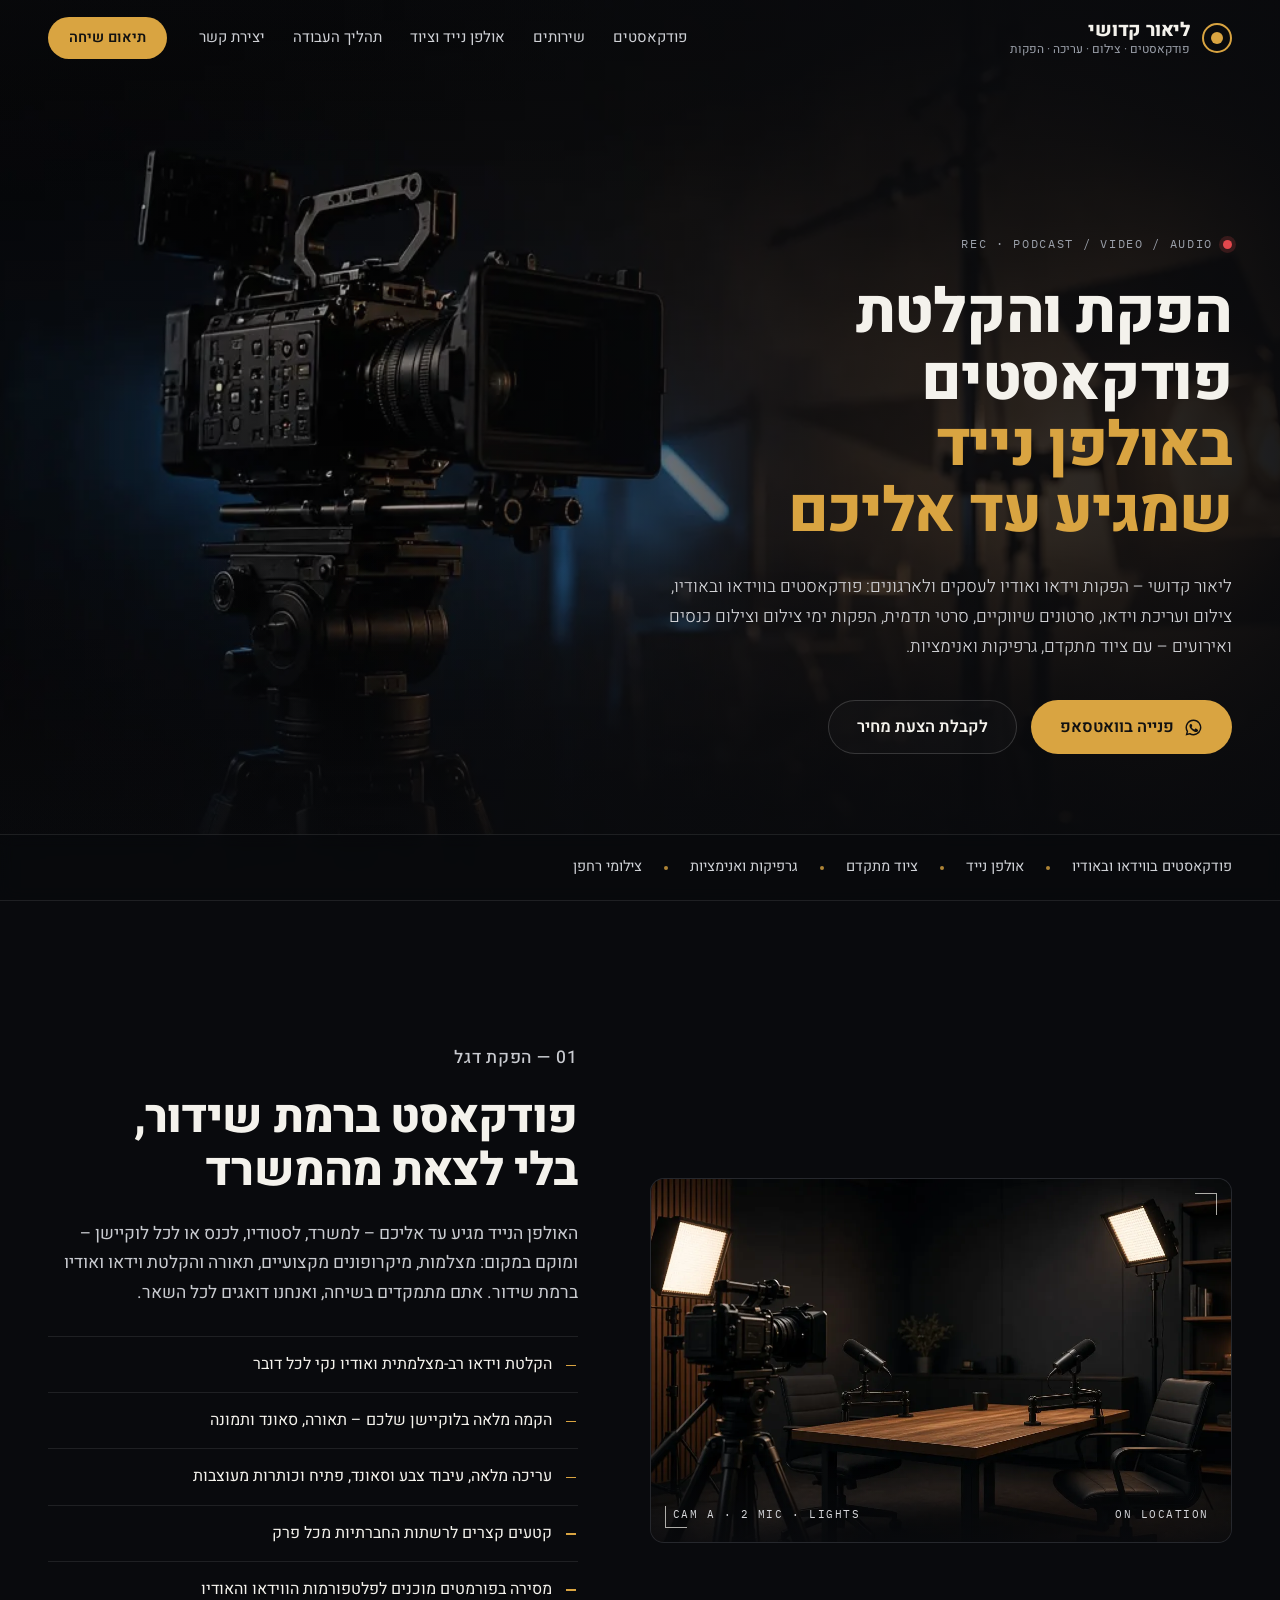
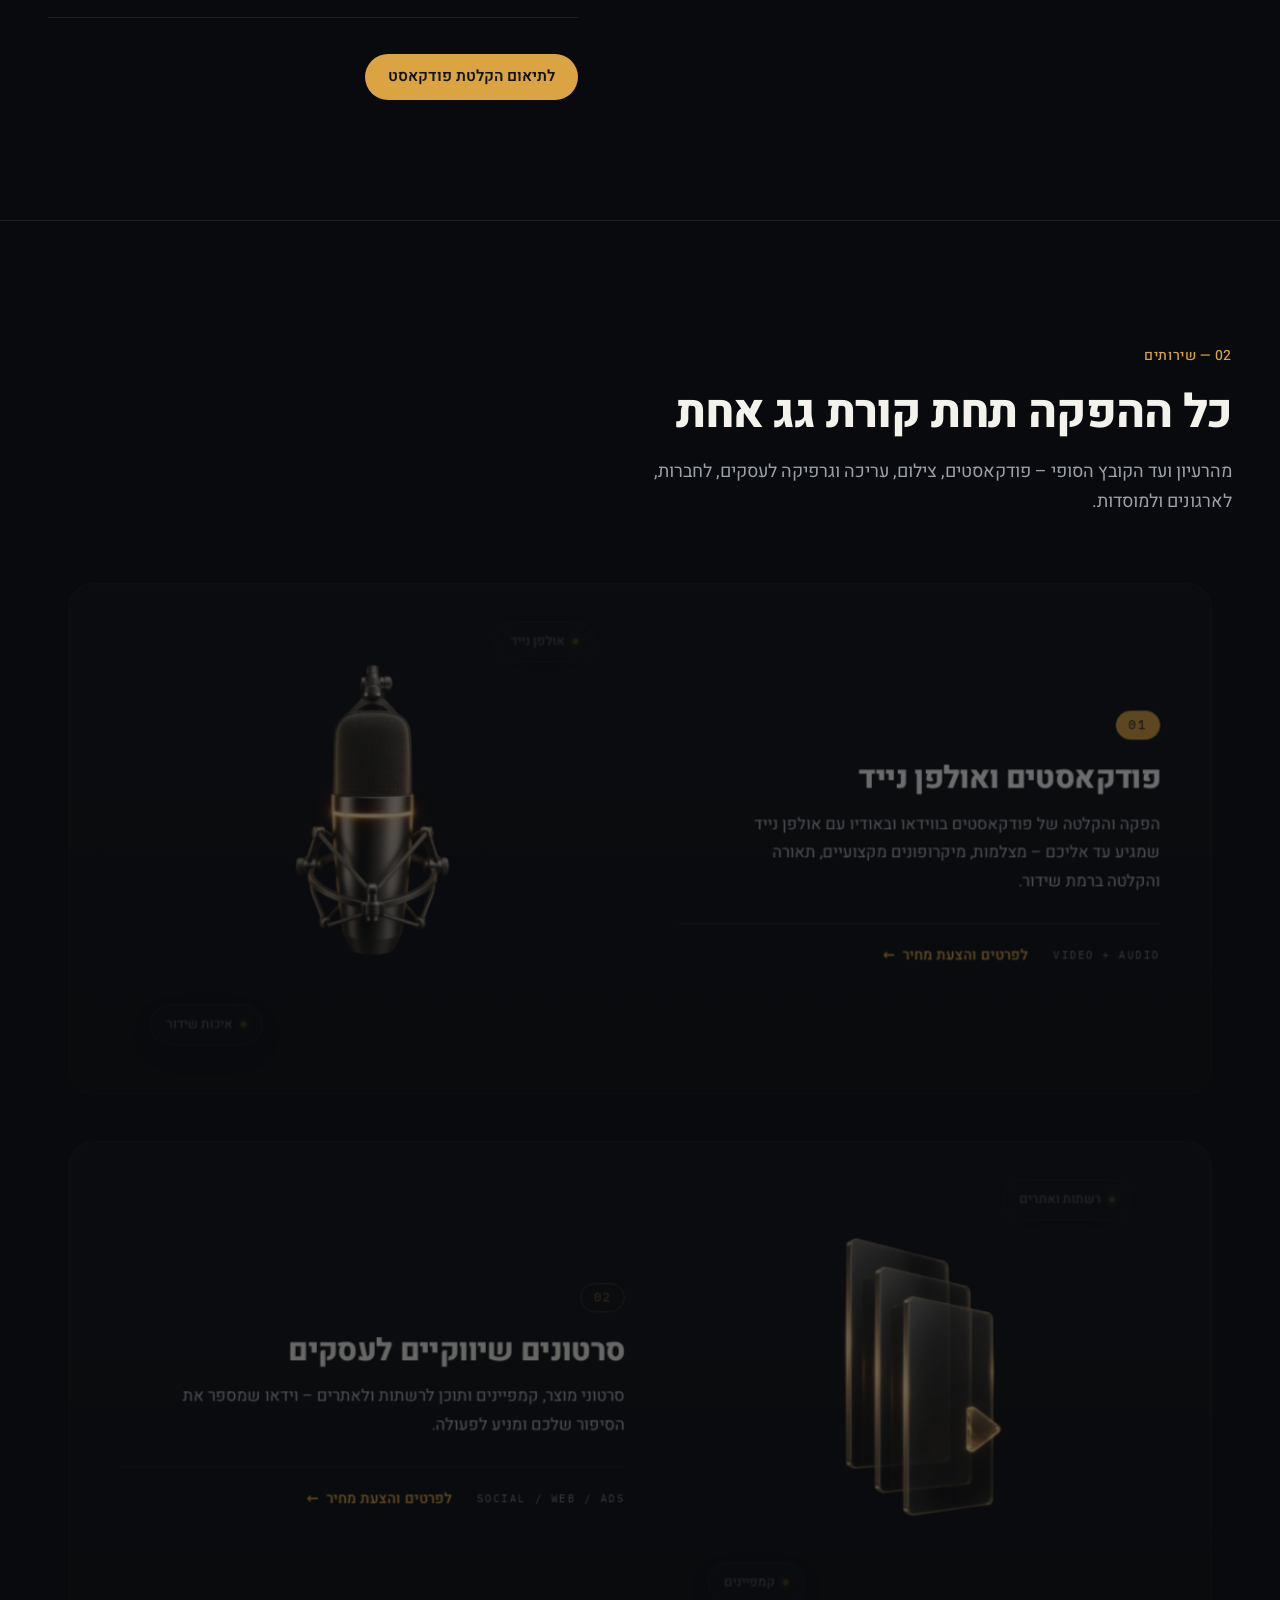
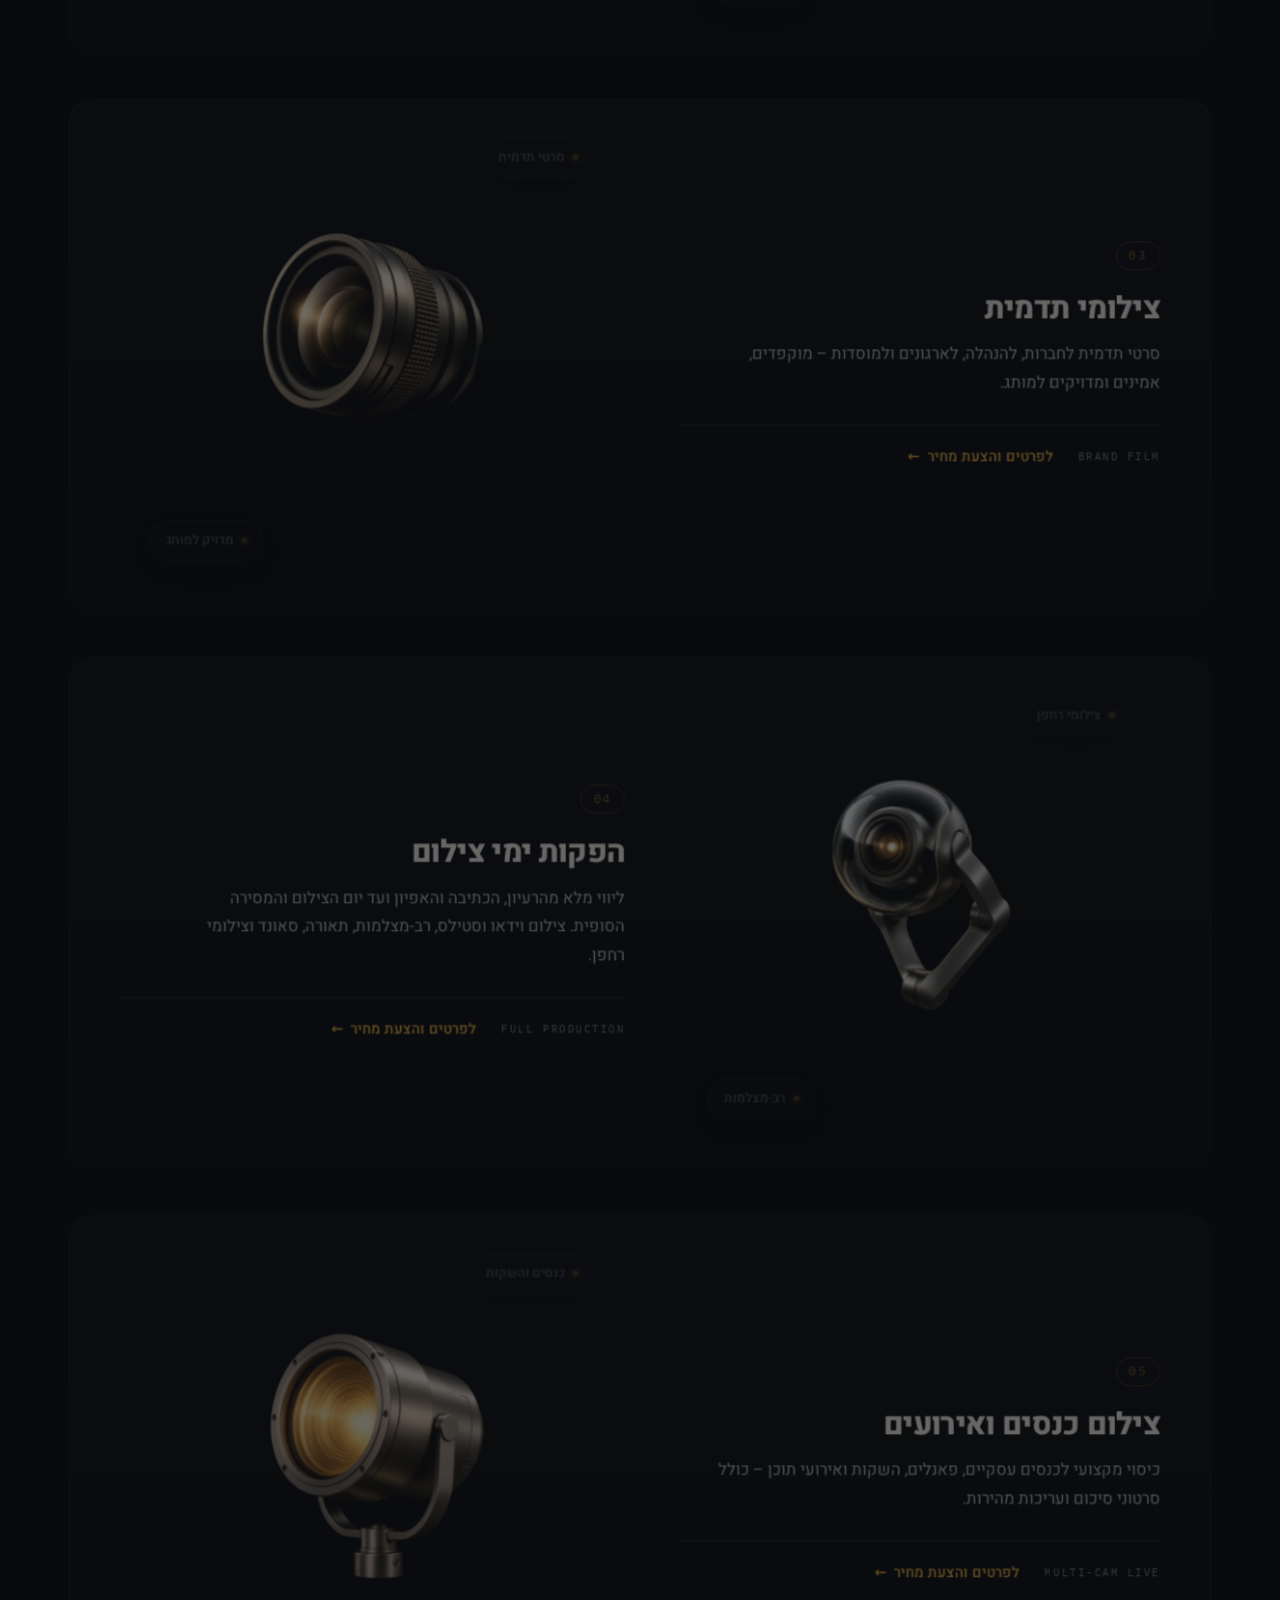
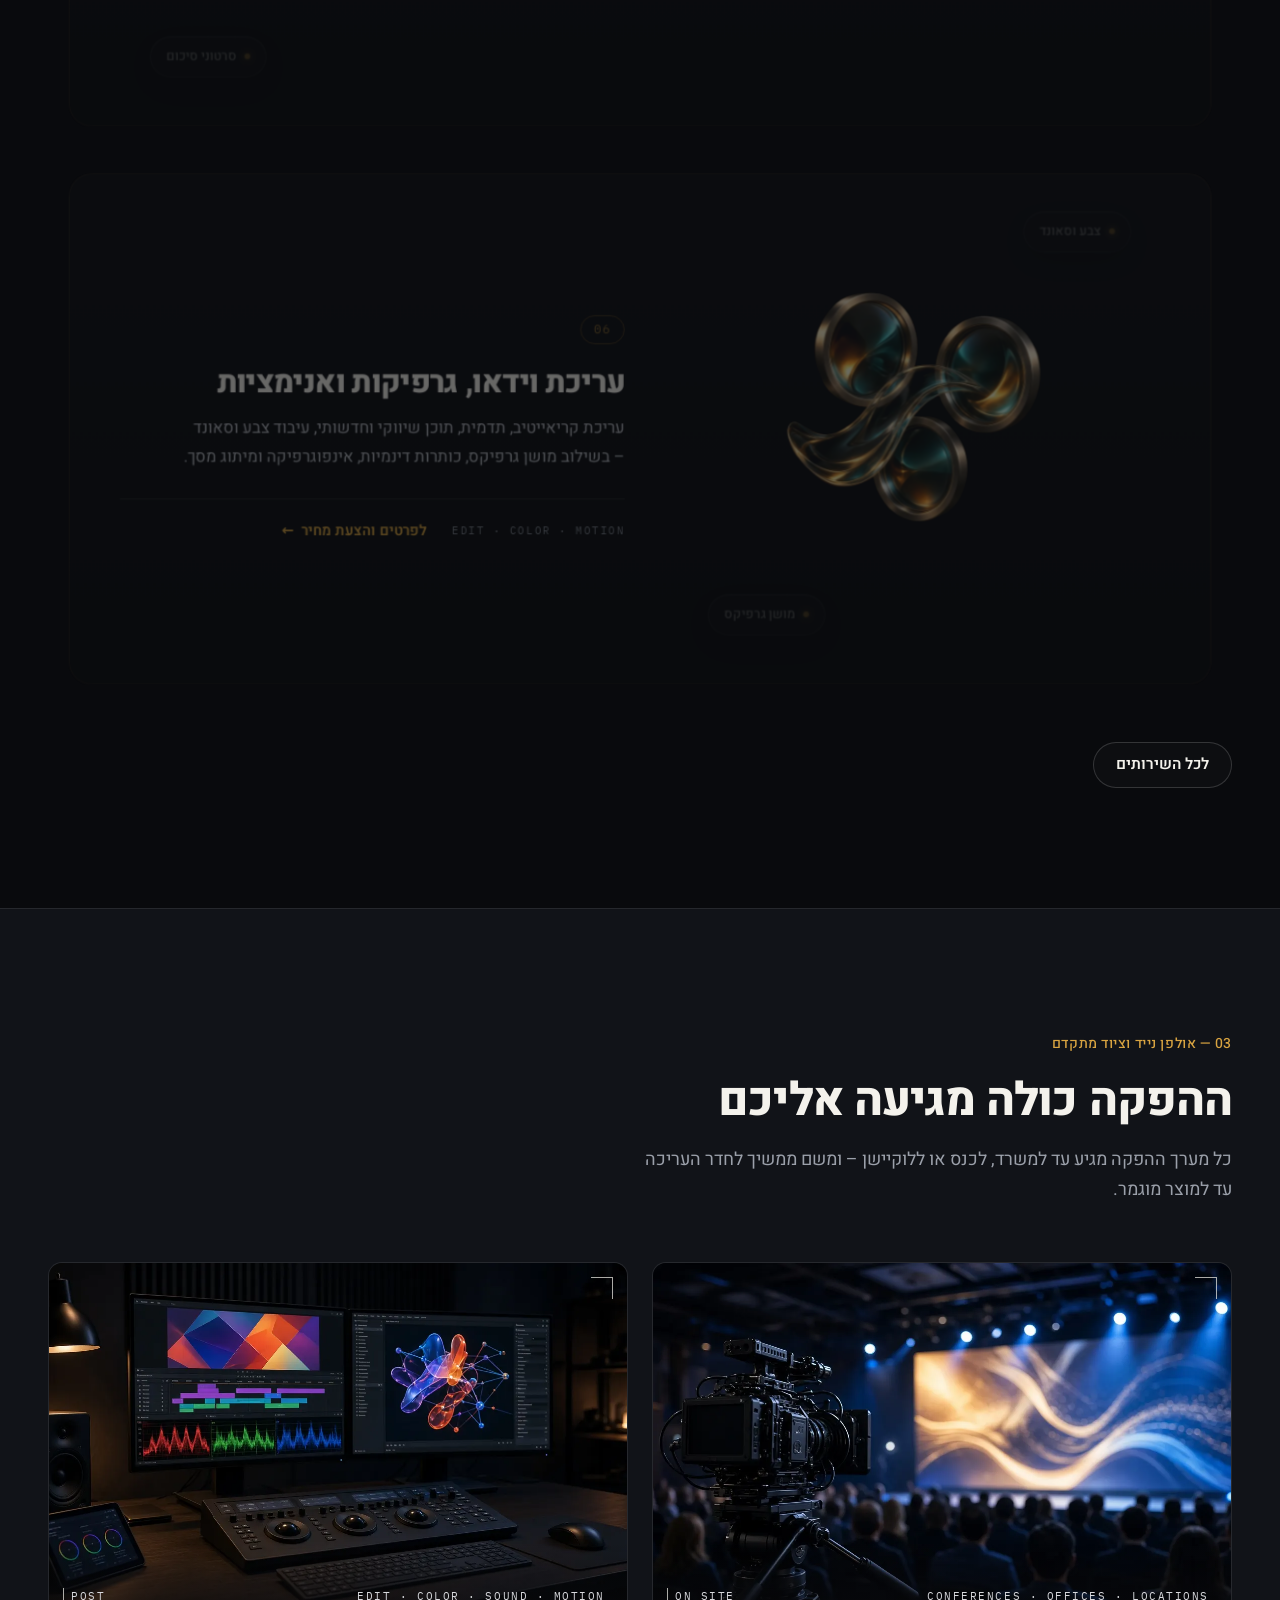
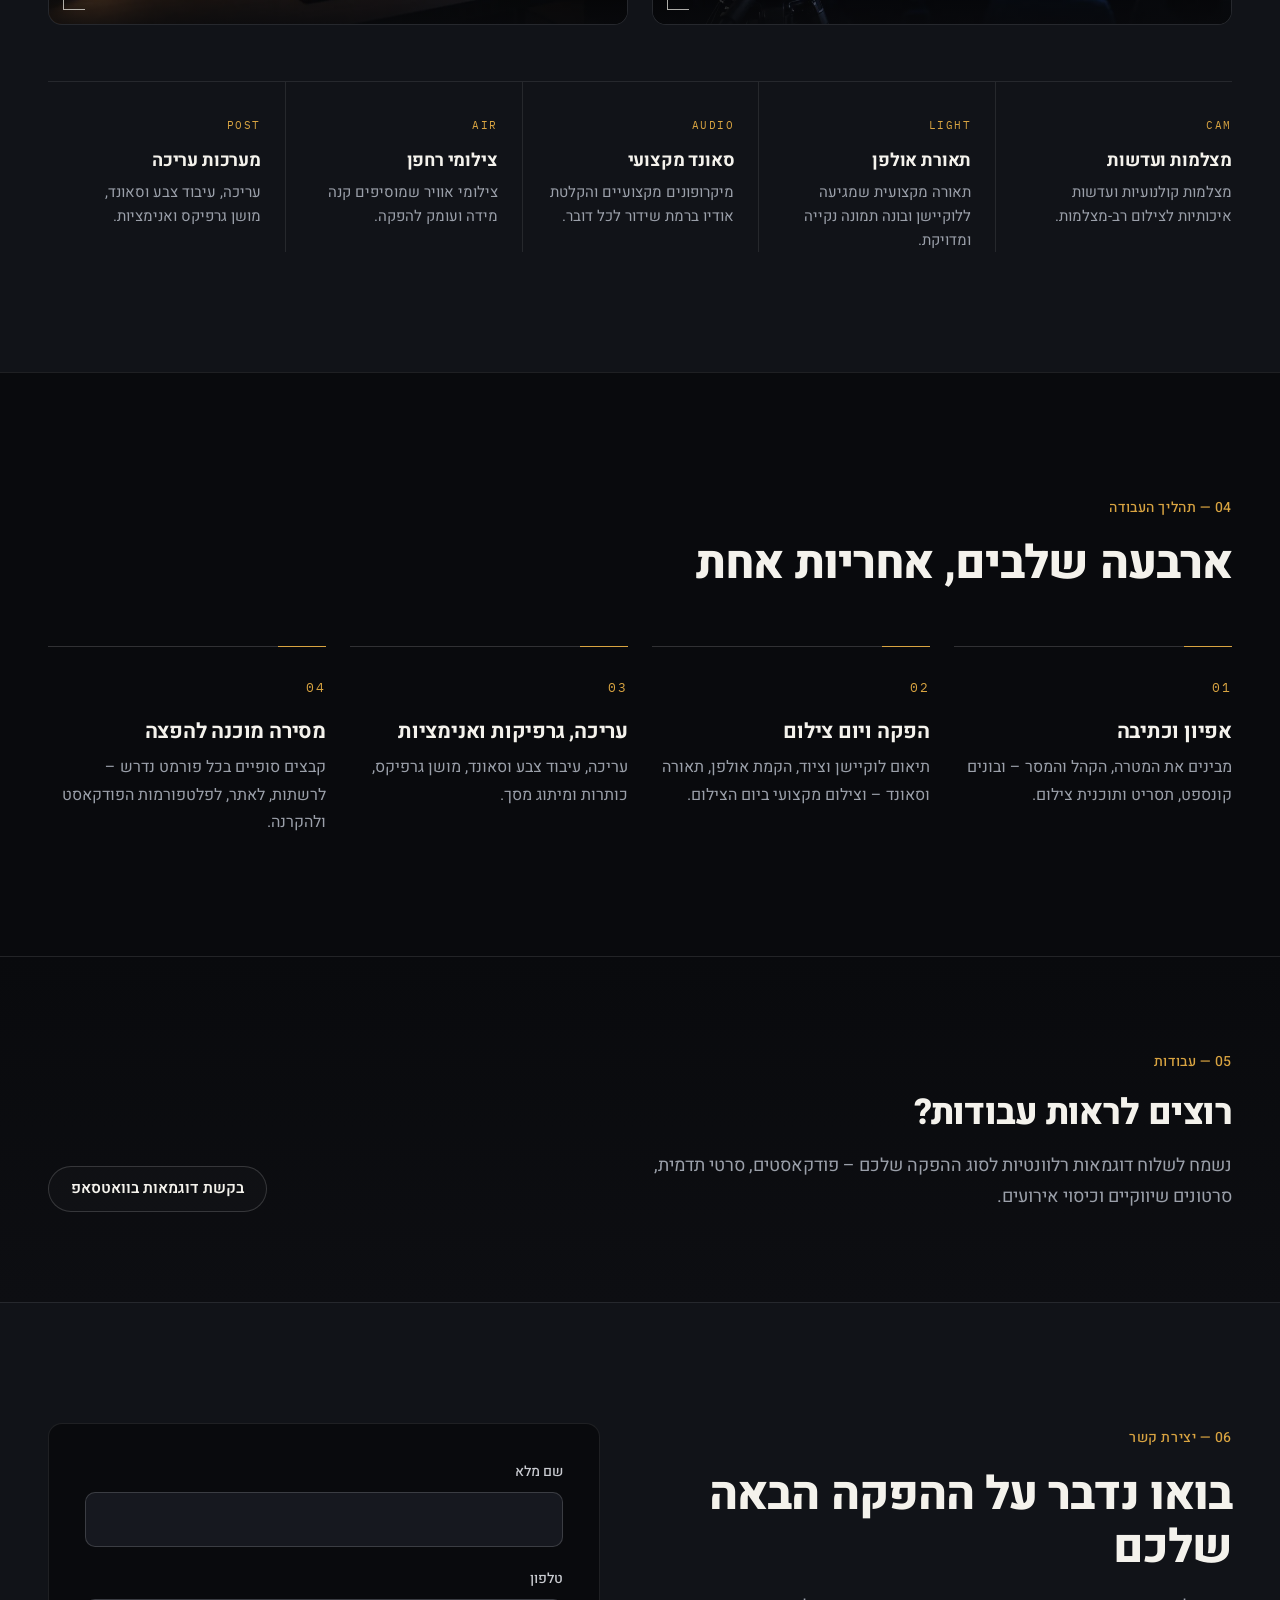
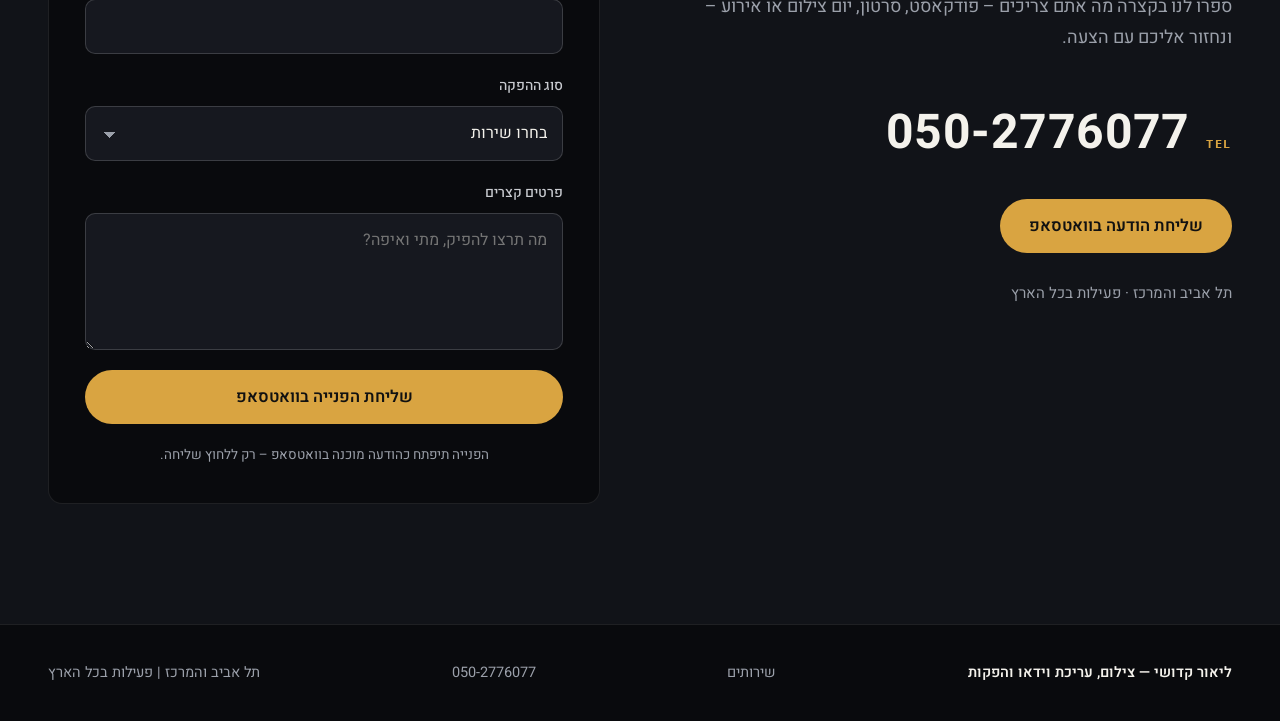
<file: index.html>
<!doctype html>
<html lang="he" dir="rtl">
<head>
<meta charset="utf-8">
<meta name="viewport" content="width=device-width, initial-scale=1">
<title>ליאור קדושי | הפקת והקלטת פודקאסטים, אולפן נייד, צילום ועריכת וידאו</title>
<meta name="description" content="ליאור קדושי – הפקת והקלטת פודקאסטים בווידאו ובאודיו עם אולפן נייד שמגיע עד אליכם, לצד צילום ועריכת וידאו, סרטונים שיווקיים לעסקים, סרטי תדמית, הפקות ימי צילום, צילום כנסים ואירועים, גרפיקות ואנימציות. תל אביב, המרכז ובכל הארץ.">
<link rel="canonical" href="https://reelzstudios.co.il/">
<meta name="theme-color" content="#090A0D">
<meta property="og:type" content="website">
<meta property="og:locale" content="he_IL">
<meta property="og:site_name" content="ליאור קדושי – פודקאסטים, צילום והפקות">
<meta property="og:title" content="ליאור קדושי | הפקת והקלטת פודקאסטים ואולפן נייד">
<meta property="og:description" content="אולפן פודקאסטים נייד שמגיע עד אליכם, צילום ועריכת וידאו, סרטונים שיווקיים, סרטי תדמית, הפקות ימי צילום וצילום כנסים ואירועים.">
<meta property="og:url" content="https://reelzstudios.co.il/">
<meta property="og:image" content="https://reelzstudios.co.il/assets/og-image.jpg">
<meta property="og:image:width" content="1200">
<meta property="og:image:height" content="630">
<meta name="twitter:card" content="summary_large_image">
<meta name="twitter:image" content="https://reelzstudios.co.il/assets/og-image.jpg">
<link rel="preconnect" href="https://fonts.googleapis.com">
<link rel="preconnect" href="https://fonts.gstatic.com" crossorigin>
<link href="https://fonts.googleapis.com/css2?family=Heebo:wght@300;400;500;600;700;800&family=IBM+Plex+Mono:wght@400;500&display=swap" rel="stylesheet">
<link rel="preload" as="image" href="assets/hero-studio.webp" type="image/webp">
<link rel="stylesheet" href="styles.css">
<link rel="alternate" type="text/plain" href="https://reelzstudios.co.il/llms.txt" title="llms.txt">
<link rel="icon" href="data:image/svg+xml,%3Csvg xmlns='http://www.w3.org/2000/svg' viewBox='0 0 64 64'%3E%3Crect width='64' height='64' rx='12' fill='%23090A0D'/%3E%3Ccircle cx='32' cy='32' r='13' fill='none' stroke='%23D9A441' stroke-width='5'/%3E%3Ccircle cx='32' cy='32' r='4' fill='%23D9A441'/%3E%3C/svg%3E">
<script type="application/ld+json">
{
 "@context": "https://schema.org",
 "@graph": [
  {
   "@type": "Organization",
   "@id": "https://reelzstudios.co.il/#organization",
   "name": "Reelz Studios — ליאור קדושי",
   "alternateName": [
    "ליאור קדושי",
    "Reelz Studios",
    "רילז סטודיוס"
   ],
   "url": "https://reelzstudios.co.il/",
   "logo": "https://reelzstudios.co.il/assets/og-image.jpg",
   "telephone": "+972-50-277-6077",
   "contactPoint": [
    {
     "@type": "ContactPoint",
     "telephone": "+972-50-277-6077",
     "contactType": "customer service",
     "areaServed": "IL",
     "availableLanguage": [
      "he",
      "en"
     ],
     "url": "https://wa.me/972502776077"
    }
   ],
   "sameAs": [
    "https://wa.me/972502776077"
   ],
   "foundingDate": "2022"
  },
  {
   "@type": [
    "ProfessionalService",
    "LocalBusiness"
   ],
   "@id": "https://reelzstudios.co.il/#business",
   "name": "Reelz Studios — ליאור קדושי",
   "alternateName": [
    "ליאור קדושי",
    "Reelz Studios",
    "רילז סטודיוס"
   ],
   "description": "הפקת והקלטת פודקאסטים בווידאו ובאודיו עם אולפן נייד שמגיע עד ללקוח, צילום וידאו וסטילס, עריכת וידאו, מושן גרפיקס ואנימציות, סרטוני שיווק ותדמית לעסקים, הפקות ימי צילום, צילומי רחפן וצילום כנסים ואירועים. תל אביב, המרכז וכל הארץ.",
   "url": "https://reelzstudios.co.il/",
   "image": "https://reelzstudios.co.il/assets/og-image.jpg",
   "telephone": "+972-50-277-6077",
   "contactPoint": [
    {
     "@type": "ContactPoint",
     "telephone": "+972-50-277-6077",
     "contactType": "customer service",
     "areaServed": "IL",
     "availableLanguage": [
      "he",
      "en"
     ],
     "url": "https://wa.me/972502776077"
    }
   ],
   "parentOrganization": {
    "@id": "https://reelzstudios.co.il/#organization"
   },
   "areaServed": [
    {
     "@type": "Country",
     "name": "Israel",
     "alternateName": "ישראל"
    },
    {
     "@type": "City",
     "name": "Tel Aviv",
     "alternateName": "תל אביב"
    },
    {
     "@type": "AdministrativeArea",
     "name": "Central District",
     "alternateName": "מחוז המרכז"
    }
   ],
   "availableLanguage": [
    "he",
    "en"
   ],
   "foundingDate": "2022",
   "knowsAbout": [
    "הפקת פודקאסטים",
    "הקלטת פודקאסטים בווידאו",
    "אולפן נייד",
    "צילום וידאו",
    "צילום סטילס",
    "עריכת וידאו",
    "מושן גרפיקס",
    "אנימציה",
    "צילום רחפן",
    "סרטי תדמית",
    "סרטוני שיווק",
    "צילום כנסים ואירועים"
   ],
   "hasOfferCatalog": {
    "@type": "OfferCatalog",
    "name": "שירותי הפקה, צילום ועריכה",
    "itemListElement": [
     {
      "@type": "Offer",
      "itemOffered": {
       "@id": "https://reelzstudios.co.il/#service-podcast"
      }
     },
     {
      "@type": "Offer",
      "itemOffered": {
       "@id": "https://reelzstudios.co.il/#service-filming"
      }
     },
     {
      "@type": "Offer",
      "itemOffered": {
       "@id": "https://reelzstudios.co.il/#service-editing"
      }
     },
     {
      "@type": "Offer",
      "itemOffered": {
       "@id": "https://reelzstudios.co.il/#service-marketing"
      }
     }
    ]
   }
  },
  {
   "@type": "WebSite",
   "@id": "https://reelzstudios.co.il/#website",
   "url": "https://reelzstudios.co.il/",
   "name": "Reelz Studios — ליאור קדושי",
   "inLanguage": "he-IL",
   "publisher": {
    "@id": "https://reelzstudios.co.il/#organization"
   }
  },
  {
   "@type": "WebPage",
   "@id": "https://reelzstudios.co.il/#webpage",
   "url": "https://reelzstudios.co.il/",
   "name": "ליאור קדושי | הפקת והקלטת פודקאסטים, אולפן נייד, צילום ועריכת וידאו",
   "isPartOf": {
    "@id": "https://reelzstudios.co.il/#website"
   },
   "about": {
    "@id": "https://reelzstudios.co.il/#business"
   },
   "inLanguage": "he-IL",
   "primaryImageOfPage": "https://reelzstudios.co.il/assets/og-image.jpg"
  },
  {
   "@type": "Service",
   "@id": "https://reelzstudios.co.il/#service-podcast",
   "name": "הפקת והקלטת פודקאסטים באודיו ובווידאו",
   "alternateName": "Podcast production & recording (audio + video)",
   "description": "הפקה והקלטה של פודקאסטים בווידאו ובאודיו, כולל אולפן פודקאסטים נייד שמגיע עד ללקוח – מצלמות, מיקרופונים מקצועיים, תאורה, הקלטה ברמת שידור, עריכה וקטעים קצרים לרשתות.",
   "serviceType": "Podcast production",
   "provider": {
    "@id": "https://reelzstudios.co.il/#business"
   },
   "areaServed": [
    {
     "@type": "Country",
     "name": "Israel",
     "alternateName": "ישראל"
    },
    {
     "@type": "City",
     "name": "Tel Aviv",
     "alternateName": "תל אביב"
    },
    {
     "@type": "AdministrativeArea",
     "name": "Central District",
     "alternateName": "מחוז המרכז"
    }
   ],
   "availableLanguage": [
    "he",
    "en"
   ]
  },
  {
   "@type": "Service",
   "@id": "https://reelzstudios.co.il/#service-filming",
   "name": "צילום וידאו וסטילס מקצועי",
   "alternateName": "Professional video & stills photography",
   "description": "צילום וידאו וסטילס לאירועים, לכנסים, לעסקים ולארגונים – צילום רב-מצלמות, תאורה וסאונד מקצועיים, כולל כיסוי כנסים, פאנלים, השקות ואירועי תוכן.",
   "serviceType": "Video production",
   "provider": {
    "@id": "https://reelzstudios.co.il/#business"
   },
   "areaServed": [
    {
     "@type": "Country",
     "name": "Israel",
     "alternateName": "ישראל"
    },
    {
     "@type": "City",
     "name": "Tel Aviv",
     "alternateName": "תל אביב"
    },
    {
     "@type": "AdministrativeArea",
     "name": "Central District",
     "alternateName": "מחוז המרכז"
    }
   ],
   "availableLanguage": [
    "he",
    "en"
   ]
  },
  {
   "@type": "Service",
   "@id": "https://reelzstudios.co.il/#service-editing",
   "name": "עריכת וידאו, מושן גרפיקס ואנימציות",
   "alternateName": "Video editing, motion graphics & animation",
   "description": "עריכת וידאו מתקדמת – קריאייטיב, תדמית, תוכן שיווקי וחדשותי, עיבוד צבע וסאונד, מושן גרפיקס, כותרות דינמיות, אינפוגרפיקה ומיתוג מסך.",
   "serviceType": "Video editing",
   "provider": {
    "@id": "https://reelzstudios.co.il/#business"
   },
   "areaServed": [
    {
     "@type": "Country",
     "name": "Israel",
     "alternateName": "ישראל"
    },
    {
     "@type": "City",
     "name": "Tel Aviv",
     "alternateName": "תל אביב"
    },
    {
     "@type": "AdministrativeArea",
     "name": "Central District",
     "alternateName": "מחוז המרכז"
    }
   ],
   "availableLanguage": [
    "he",
    "en"
   ]
  },
  {
   "@type": "Service",
   "@id": "https://reelzstudios.co.il/#service-marketing",
   "name": "סרטוני שיווק, תדמית ודיגיטל לעסקים",
   "alternateName": "Marketing, brand & digital videos for businesses",
   "description": "סרטוני מוצר, קמפיינים, תוכן לרשתות ולאתרים וסרטי תדמית לחברות, להנהלה, לארגונים ולמוסדות – כולל הפקת ימי צילום מלאים מהרעיון ועד המסירה, וצילומי רחפן.",
   "serviceType": "Video production",
   "provider": {
    "@id": "https://reelzstudios.co.il/#business"
   },
   "areaServed": [
    {
     "@type": "Country",
     "name": "Israel",
     "alternateName": "ישראל"
    },
    {
     "@type": "City",
     "name": "Tel Aviv",
     "alternateName": "תל אביב"
    },
    {
     "@type": "AdministrativeArea",
     "name": "Central District",
     "alternateName": "מחוז המרכז"
    }
   ],
   "availableLanguage": [
    "he",
    "en"
   ]
  }
 ]
}
</script>
</head>
<body>
<a class="skip" href="#main">דילוג לתוכן</a>

<header class="nav" id="top">
  <div class="nav__inner wrap">
    <a href="#top" class="brand" aria-label="ליאור קדושי – לראש העמוד">
      <span class="brand__mark" aria-hidden="true"></span>
      <span class="brand__text"><strong>ליאור קדושי</strong><small>פודקאסטים · צילום · עריכה · הפקות</small></span>
    </a>
    <nav class="nav__links" aria-label="ניווט ראשי">
      <a href="#podcast">פודקאסטים</a>
      <a href="services.html">שירותים</a>
      <a href="#studio">אולפן נייד וציוד</a>
      <a href="#process">תהליך העבודה</a>
      <a href="#contact">יצירת קשר</a>
    </nav>
    <a href="#contact" class="btn btn--gold nav__cta">תיאום שיחה</a>
    <button class="burger" type="button" aria-label="פתיחת תפריט" aria-expanded="false" aria-controls="drawer"><span></span><span></span></button>
  </div>
</header>

<div class="drawer" id="drawer" aria-hidden="true">
  <nav aria-label="ניווט נייד">
    <a href="#podcast"><span class="mono">01</span>פודקאסטים</a>
    <a href="services.html"><span class="mono">02</span>שירותים</a>
    <a href="#studio"><span class="mono">03</span>אולפן נייד וציוד</a>
    <a href="#process"><span class="mono">04</span>תהליך העבודה</a>
    <a href="#contact"><span class="mono">05</span>יצירת קשר</a>
  </nav>
  <div class="drawer__foot">
    <a href="https://wa.me/972502776077" class="btn btn--gold" target="_blank" rel="noopener">שליחת הודעה בוואטסאפ</a>
    <a href="tel:+972502776077" class="btn btn--ghost">050-2776077</a>
  </div>
</div>

<main id="main">
  <!-- HERO -->
  <section class="hero">
    <picture class="hero__media">
      <source srcset="assets/hero-studio.webp" type="image/webp">
      <img src="assets/hero-studio.jpg" alt="סט צילום מקצועי עם מצלמת קולנוע על חצובה ותאורת אולפן" width="1280" height="720" fetchpriority="high">
    </picture>
    <div class="hero__shade" aria-hidden="true"></div>
    <div class="hero__content wrap">
      <p class="eyebrow"><span class="rec" aria-hidden="true"></span><span class="mono">REC · PODCAST / VIDEO / AUDIO</span></p>
      <h1>הפקת והקלטת פודקאסטים<br><span class="gold">באולפן נייד שמגיע עד אליכם</span></h1>
      <p class="lead">ליאור קדושי – הפקות וידאו ואודיו לעסקים ולארגונים: פודקאסטים בווידאו ובאודיו, צילום ועריכת וידאו, סרטונים שיווקיים, סרטי תדמית, הפקות ימי צילום וצילום כנסים ואירועים – עם ציוד מתקדם, גרפיקות ואנימציות.</p>
      <div class="hero__ctas">
        <a href="https://wa.me/972502776077?text=%D7%94%D7%99%D7%99%20%D7%9C%D7%99%D7%90%D7%95%D7%A8%2C%20%D7%90%D7%A9%D7%9E%D7%97%20%D7%9C%D7%A4%D7%A8%D7%98%D7%99%D7%9D%20%D7%A2%D7%9C%20%D7%94%D7%A4%D7%A7%D7%94" class="btn btn--gold btn--lg" target="_blank" rel="noopener"><svg viewBox="0 0 24 24" aria-hidden="true"><path d="M12 2a10 10 0 0 0-8.6 15.1L2 22l5-1.3A10 10 0 1 0 12 2Zm0 18.2a8.2 8.2 0 0 1-4.2-1.1l-.3-.2-3 .8.8-2.9-.2-.3A8.2 8.2 0 1 1 12 20.2Zm4.5-6.1c-.2-.1-1.5-.7-1.7-.8-.2-.1-.4-.1-.6.1l-.8 1c-.1.2-.3.2-.5.1a6.7 6.7 0 0 1-3.3-2.9c-.2-.4.3-.4.8-1.3.1-.2 0-.3 0-.4l-.8-1.9c-.2-.5-.4-.4-.6-.4h-.5a1 1 0 0 0-.7.3 3 3 0 0 0-.9 2.2 5.2 5.2 0 0 0 1.1 2.8 11.9 11.9 0 0 0 4.6 4c1.7.7 2.4.8 3.2.7a2.8 2.8 0 0 0 1.8-1.3 2.3 2.3 0 0 0 .2-1.3c-.1-.1-.2-.2-.5-.3Z"/></svg>פנייה בוואטסאפ</a>
        <a href="#contact" class="btn btn--ghost btn--lg">לקבלת הצעת מחיר</a>
      </div>
    </div>
    <div class="strip">
      <div class="wrap strip__inner">
        <span>פודקאסטים בווידאו ובאודיו</span><i></i>
        <span>אולפן נייד</span><i></i>
        <span>ציוד מתקדם</span><i></i>
        <span>גרפיקות ואנימציות</span><i></i>
        <span>צילומי רחפן</span>
      </div>
    </div>
  </section>

  <!-- PODCAST FLAGSHIP -->
  <section class="section podcast" id="podcast">
    <div class="wrap split">
      <figure class="frame">
        <picture>
          <source srcset="assets/podcast-mobile.webp" type="image/webp">
          <img src="assets/podcast-mobile.jpg" alt="עמדת הקלטת פודקאסט עם שני מיקרופונים מקצועיים, תאורת אולפן ומצלמת וידאו" width="1280" height="720" loading="lazy">
        </picture>
        <figcaption class="mono"><span>CAM A · 2 MIC · LIGHTS</span><span>ON LOCATION</span></figcaption>
      </figure>
      <div class="split__text">
        <p class="kicker mono">01 — הפקת דגל</p>
        <h2>פודקאסט ברמת שידור,<br>בלי לצאת מהמשרד</h2>
        <p>האולפן הנייד מגיע עד אליכם – למשרד, לסטודיו, לכנס או לכל לוקיישן – ומוקם במקום: מצלמות, מיקרופונים מקצועיים, תאורה והקלטת וידאו ואודיו ברמת שידור. אתם מתמקדים בשיחה, ואנחנו דואגים לכל השאר.</p>
        <ul class="ticks">
          <li>הקלטת וידאו רב-מצלמתית ואודיו נקי לכל דובר</li>
          <li>הקמה מלאה בלוקיישן שלכם – תאורה, סאונד ותמונה</li>
          <li>עריכה מלאה, עיבוד צבע וסאונד, פתיח וכותרות מעוצבות</li>
          <li>קטעים קצרים לרשתות החברתיות מכל פרק</li>
          <li>מסירה בפורמטים מוכנים לפלטפורמות הווידאו והאודיו</li>
        </ul>
        <a href="#contact" class="btn btn--gold" data-service="הפקת והקלטת פודקאסט">לתיאום הקלטת פודקאסט</a>
      </div>
    </div>
  </section>

  <!-- SERVICES -->
  <section class="section" id="services">
    <div class="wrap">
      <header class="head">
        <p class="kicker mono">02 — שירותים</p>
        <h2>כל ההפקה תחת קורת גג אחת</h2>
        <p class="sub">מהרעיון ועד הקובץ הסופי – פודקאסטים, צילום, עריכה וגרפיקה לעסקים, לחברות, לארגונים ולמוסדות.</p>
      </header>
      <div class="svc" data-svc>
        <nav class="svc__rail" aria-label="ניווט בין השירותים">
          <a href="#svc-podcast" data-rail="0" aria-label="פודקאסטים ואולפן נייד"><span></span></a>
          <a href="#svc-marketing" data-rail="1" aria-label="סרטונים שיווקיים לעסקים"><span></span></a>
          <a href="#svc-brand" data-rail="2" aria-label="צילומי תדמית"><span></span></a>
          <a href="#svc-production" data-rail="3" aria-label="הפקות ימי צילום"><span></span></a>
          <a href="#svc-events" data-rail="4" aria-label="צילום כנסים ואירועים"><span></span></a>
          <a href="#svc-editing" data-rail="5" aria-label="עריכת וידאו, גרפיקות ואנימציות"><span></span></a>
        </nav>
        <article class="svc__block" id="svc-podcast">
          <div class="svc__text">
            <span class="svc__idx mono">01</span>
            <h3>פודקאסטים ואולפן נייד</h3>
            <p>הפקה והקלטה של פודקאסטים בווידאו ובאודיו עם אולפן נייד שמגיע עד אליכם – מצלמות, מיקרופונים מקצועיים, תאורה והקלטה ברמת שידור.</p>
            <div class="svc__foot">
              <span class="svc__tag mono">VIDEO + AUDIO</span>
              <a href="#contact" class="svc__link" data-service="הפקת והקלטת פודקאסט">לפרטים והצעת מחיר <span aria-hidden="true">←</span></a>
            </div>
          </div>
          <div class="svc__stage">
            <div class="svc__light" aria-hidden="true"></div>
            <img class="svc__obj" src="assets/svc-podcast.webp" alt="מיקרופון אולפן מקצועי בתושבת טיטניום עם טבעת אור זהובה" width="880" height="880" loading="lazy" decoding="async">
            <span class="svc__chip svc__chip--a" aria-hidden="true">אולפן נייד</span>
            <span class="svc__chip svc__chip--b" aria-hidden="true">איכות שידור</span>
          </div>
        </article>
        <article class="svc__block" id="svc-marketing">
          <div class="svc__text">
            <span class="svc__idx mono">02</span>
            <h3>סרטונים שיווקיים לעסקים</h3>
            <p>סרטוני מוצר, קמפיינים ותוכן לרשתות ולאתרים – וידאו שמספר את הסיפור שלכם ומניע לפעולה.</p>
            <div class="svc__foot">
              <span class="svc__tag mono">SOCIAL / WEB / ADS</span>
              <a href="#contact" class="svc__link" data-service="סרטון שיווקי לעסק">לפרטים והצעת מחיר <span aria-hidden="true">←</span></a>
            </div>
          </div>
          <div class="svc__stage">
            <div class="svc__light" aria-hidden="true"></div>
            <img class="svc__obj" src="assets/svc-marketing.webp" alt="שכבות מסכי זכוכית אנכיים עם סמל ניגון זהוב" width="880" height="880" loading="lazy" decoding="async">
            <span class="svc__chip svc__chip--a" aria-hidden="true">רשתות ואתרים</span>
            <span class="svc__chip svc__chip--b" aria-hidden="true">קמפיינים</span>
          </div>
        </article>
        <article class="svc__block" id="svc-brand">
          <div class="svc__text">
            <span class="svc__idx mono">03</span>
            <h3>צילומי תדמית</h3>
            <p>סרטי תדמית לחברות, להנהלה, לארגונים ולמוסדות – מוקפדים, אמינים ומדויקים למותג.</p>
            <div class="svc__foot">
              <span class="svc__tag mono">BRAND FILM</span>
              <a href="#contact" class="svc__link" data-service="צילומי תדמית">לפרטים והצעת מחיר <span aria-hidden="true">←</span></a>
            </div>
          </div>
          <div class="svc__stage">
            <div class="svc__light" aria-hidden="true"></div>
            <img class="svc__obj" src="assets/svc-brand.webp" alt="עדשת קולנוע פריים בגוף טיטניום עם השתקפות אור זהובה" width="880" height="880" loading="lazy" decoding="async">
            <span class="svc__chip svc__chip--a" aria-hidden="true">סרטי תדמית</span>
            <span class="svc__chip svc__chip--b" aria-hidden="true">מדויק למותג</span>
          </div>
        </article>
        <article class="svc__block" id="svc-production">
          <div class="svc__text">
            <span class="svc__idx mono">04</span>
            <h3>הפקות ימי צילום</h3>
            <p>ליווי מלא מהרעיון, הכתיבה והאפיון ועד יום הצילום והמסירה הסופית. צילום וידאו וסטילס, רב-מצלמות, תאורה, סאונד וצילומי רחפן.</p>
            <div class="svc__foot">
              <span class="svc__tag mono">FULL PRODUCTION</span>
              <a href="#contact" class="svc__link" data-service="הפקת יום צילום">לפרטים והצעת מחיר <span aria-hidden="true">←</span></a>
            </div>
          </div>
          <div class="svc__stage">
            <div class="svc__light" aria-hidden="true"></div>
            <img class="svc__obj" src="assets/svc-production.webp" alt="כדור מצלמה אווירי מזכוכית על גימבל טיטניום" width="880" height="880" loading="lazy" decoding="async">
            <span class="svc__chip svc__chip--a" aria-hidden="true">צילומי רחפן</span>
            <span class="svc__chip svc__chip--b" aria-hidden="true">רב-מצלמות</span>
          </div>
        </article>
        <article class="svc__block" id="svc-events">
          <div class="svc__text">
            <span class="svc__idx mono">05</span>
            <h3>צילום כנסים ואירועים</h3>
            <p>כיסוי מקצועי לכנסים עסקיים, פאנלים, השקות ואירועי תוכן – כולל סרטוני סיכום ועריכות מהירות.</p>
            <div class="svc__foot">
              <span class="svc__tag mono">MULTI-CAM LIVE</span>
              <a href="#contact" class="svc__link" data-service="צילום כנס או אירוע">לפרטים והצעת מחיר <span aria-hidden="true">←</span></a>
            </div>
          </div>
          <div class="svc__stage">
            <div class="svc__light" aria-hidden="true"></div>
            <img class="svc__obj" src="assets/svc-events.webp" alt="פנס במה מטיטניום עם עדשת פרנל זוהרת" width="880" height="880" loading="lazy" decoding="async">
            <span class="svc__chip svc__chip--a" aria-hidden="true">כנסים והשקות</span>
            <span class="svc__chip svc__chip--b" aria-hidden="true">סרטוני סיכום</span>
          </div>
        </article>
        <article class="svc__block" id="svc-editing">
          <div class="svc__text">
            <span class="svc__idx mono">06</span>
            <h3>עריכת וידאו, גרפיקות ואנימציות</h3>
            <p>עריכת קריאייטיב, תדמית, תוכן שיווקי וחדשותי, עיבוד צבע וסאונד – בשילוב מושן גרפיקס, כותרות דינמיות, אינפוגרפיקה ומיתוג מסך.</p>
            <div class="svc__foot">
              <span class="svc__tag mono">EDIT · COLOR · MOTION</span>
              <a href="#contact" class="svc__link" data-service="עריכת וידאו">לפרטים והצעת מחיר <span aria-hidden="true">←</span></a>
            </div>
          </div>
          <div class="svc__stage">
            <div class="svc__light" aria-hidden="true"></div>
            <img class="svc__obj" src="assets/svc-editing.webp" alt="גלגלי עיבוד צבע מזכוכית עם סרט זכוכית זורם" width="880" height="880" loading="lazy" decoding="async">
            <span class="svc__chip svc__chip--a" aria-hidden="true">צבע וסאונד</span>
            <span class="svc__chip svc__chip--b" aria-hidden="true">מושן גרפיקס</span>
          </div>
        </article>
      </div>
      <p class="catalog-jump"><a href="services.html" class="btn btn--ghost">לכל השירותים</a></p>
    </div>
  </section>

  <!-- STUDIO & GEAR -->
  <section class="section studio" id="studio">
    <div class="wrap">
      <header class="head">
        <p class="kicker mono">03 — אולפן נייד וציוד מתקדם</p>
        <h2>ההפקה כולה מגיעה אליכם</h2>
        <p class="sub">כל מערך ההפקה מגיע עד למשרד, לכנס או ללוקיישן – ומשם ממשיך לחדר העריכה עד למוצר מוגמר.</p>
      </header>
      <div class="studio__grid">
        <figure class="frame frame--tall">
          <picture>
            <source srcset="assets/conference-shoot.webp" type="image/webp">
            <img src="assets/conference-shoot.jpg" alt="מצלמת קולנוע על חצובה מצלמת במה מוארת באולם כנסים" width="1280" height="720" loading="lazy">
          </picture>
          <figcaption class="mono"><span>ON SITE</span><span>CONFERENCES · OFFICES · LOCATIONS</span></figcaption>
        </figure>
        <figure class="frame frame--tall">
          <picture>
            <source srcset="assets/editing-motion.webp" type="image/webp">
            <img src="assets/editing-motion.jpg" alt="עמדת עריכה ועיבוד צבע עם שני מסכים ופאנל שליטה" width="1280" height="720" loading="lazy">
          </picture>
          <figcaption class="mono"><span>POST</span><span>EDIT · COLOR · SOUND · MOTION</span></figcaption>
        </figure>
      </div>
      <div class="gear">
        <div class="gear__item"><span class="mono">CAM</span><h3>מצלמות ועדשות</h3><p>מצלמות קולנועיות ועדשות איכותיות לצילום רב-מצלמות.</p></div>
        <div class="gear__item"><span class="mono">LIGHT</span><h3>תאורת אולפן</h3><p>תאורה מקצועית שמגיעה ללוקיישן ובונה תמונה נקייה ומדויקת.</p></div>
        <div class="gear__item"><span class="mono">AUDIO</span><h3>סאונד מקצועי</h3><p>מיקרופונים מקצועיים והקלטת אודיו ברמת שידור לכל דובר.</p></div>
        <div class="gear__item"><span class="mono">AIR</span><h3>צילומי רחפן</h3><p>צילומי אוויר שמוסיפים קנה מידה ועומק להפקה.</p></div>
        <div class="gear__item"><span class="mono">POST</span><h3>מערכות עריכה</h3><p>עריכה, עיבוד צבע וסאונד, מושן גרפיקס ואנימציות.</p></div>
      </div>
    </div>
  </section>

  <!-- PROCESS -->
  <section class="section" id="process">
    <div class="wrap">
      <header class="head">
        <p class="kicker mono">04 — תהליך העבודה</p>
        <h2>ארבעה שלבים, אחריות אחת</h2>
      </header>
      <ol class="steps">
        <li><span class="steps__n mono">01</span><h3>אפיון וכתיבה</h3><p>מבינים את המטרה, הקהל והמסר – ובונים קונספט, תסריט ותוכנית צילום.</p></li>
        <li><span class="steps__n mono">02</span><h3>הפקה ויום צילום</h3><p>תיאום לוקיישן וציוד, הקמת אולפן, תאורה וסאונד – וצילום מקצועי ביום הצילום.</p></li>
        <li><span class="steps__n mono">03</span><h3>עריכה, גרפיקות ואנימציות</h3><p>עריכה, עיבוד צבע וסאונד, מושן גרפיקס, כותרות ומיתוג מסך.</p></li>
        <li><span class="steps__n mono">04</span><h3>מסירה מוכנה להפצה</h3><p>קבצים סופיים בכל פורמט נדרש – לרשתות, לאתר, לפלטפורמות הפודקאסט ולהקרנה.</p></li>
      </ol>
    </div>
  </section>

  <!-- WORK (modular, ready for showreel) -->
  <section class="section reel" id="work" aria-label="עבודות נבחרות">
    <div class="wrap reel__inner">
      <div>
        <p class="kicker mono">05 — עבודות</p>
        <h2>רוצים לראות עבודות?</h2>
        <p class="sub">נשמח לשלוח דוגמאות רלוונטיות לסוג ההפקה שלכם – פודקאסטים, סרטי תדמית, סרטונים שיווקיים וכיסוי אירועים.</p>
      </div>
      <a href="https://wa.me/972502776077?text=%D7%94%D7%99%D7%99%20%D7%9C%D7%99%D7%90%D7%95%D7%A8%2C%20%D7%90%D7%A9%D7%9E%D7%97%20%D7%9C%D7%A8%D7%90%D7%95%D7%AA%20%D7%93%D7%95%D7%92%D7%9E%D7%90%D7%95%D7%AA%20%D7%A2%D7%91%D7%95%D7%93%D7%94" class="btn btn--ghost" target="_blank" rel="noopener">בקשת דוגמאות בוואטסאפ</a>
      <!-- Showreel slot: add <div class="reel__video"><iframe ...></iframe></div> here when real works are ready -->
    </div>
  </section>

  <!-- CONTACT -->
  <section class="section contact" id="contact">
    <div class="wrap contact__grid">
      <div class="contact__info">
        <p class="kicker mono">06 — יצירת קשר</p>
        <h2>בואו נדבר על ההפקה הבאה שלכם</h2>
        <p class="sub">ספרו לנו בקצרה מה אתם צריכים – פודקאסט, סרטון, יום צילום או אירוע – ונחזור אליכם עם הצעה.</p>
        <a class="phone" href="tel:+972502776077"><span class="mono">TEL</span><bdi>050-2776077</bdi></a>
        <a href="https://wa.me/972502776077" class="btn btn--gold btn--lg" target="_blank" rel="noopener">שליחת הודעה בוואטסאפ</a>
        <p class="area mono">תל אביב והמרכז · פעילות בכל הארץ</p>
      </div>
      <form class="form" id="brief" novalidate>
        <div class="field">
          <label for="f-name">שם מלא</label>
          <input id="f-name" name="name" type="text" autocomplete="name" required>
        </div>
        <div class="field">
          <label for="f-phone">טלפון</label>
          <input id="f-phone" name="phone" type="tel" inputmode="tel" autocomplete="tel" required dir="ltr">
        </div>
        <div class="field">
          <label for="f-type">סוג ההפקה</label>
          <select id="f-type" name="type" required>
            <option value="" selected disabled>בחרו שירות</option>
            <option>הפקת והקלטת פודקאסט</option>
            <option>אולפן נייד</option>
            <option>סרטון שיווקי לעסק</option>
            <option>צילומי תדמית</option>
            <option>הפקת יום צילום</option>
            <option>צילום כנס או אירוע</option>
            <option>עריכת וידאו</option>
            <option>גרפיקות ואנימציות</option>
            <option>צילומי רחפן</option>
            <option>אחר</option>
          </select>
        </div>
        <div class="field">
          <label for="f-msg">פרטים קצרים</label>
          <textarea id="f-msg" name="msg" rows="4" placeholder="מה תרצו להפיק, מתי ואיפה?"></textarea>
        </div>
        <p class="form__err" id="form-err" role="alert" hidden>נא למלא שם, טלפון וסוג הפקה.</p>
        <button type="submit" class="btn btn--gold btn--lg btn--block">שליחת הפנייה בוואטסאפ</button>
        <p class="form__note">הפנייה תיפתח כהודעה מוכנה בוואטסאפ – רק ללחוץ שליחה.</p>
      </form>
    </div>
  </section>
</main>

<footer class="footer">
  <div class="wrap footer__inner">
    <strong>ליאור קדושי — צילום, עריכת וידאו והפקות</strong>
    <a href="services.html">שירותים</a>
    <a href="tel:+972502776077"><bdi>050-2776077</bdi></a>
    <span>תל אביב והמרכז | פעילות בכל הארץ</span>
  </div>
</footer>

<a class="wa-float" href="https://wa.me/972502776077" target="_blank" rel="noopener" aria-label="וואטסאפ"><svg viewBox="0 0 24 24" aria-hidden="true"><path d="M12 2a10 10 0 0 0-8.6 15.1L2 22l5-1.3A10 10 0 1 0 12 2Zm4.5 12.1c-.2-.1-1.5-.7-1.7-.8-.2-.1-.4-.1-.6.1l-.8 1c-.1.2-.3.2-.5.1a6.7 6.7 0 0 1-3.3-2.9c-.2-.4.3-.4.8-1.3.1-.2 0-.3 0-.4l-.8-1.9c-.2-.5-.4-.4-.6-.4h-.5a1 1 0 0 0-.7.3 3 3 0 0 0-.9 2.2 5.2 5.2 0 0 0 1.1 2.8 11.9 11.9 0 0 0 4.6 4c1.7.7 2.4.8 3.2.7a2.8 2.8 0 0 0 1.8-1.3 2.3 2.3 0 0 0 .2-1.3c-.1-.1-.2-.2-.5-.3Z"/></svg></a>

<script src="script.js" defer></script>
</body>
</html>
</file>
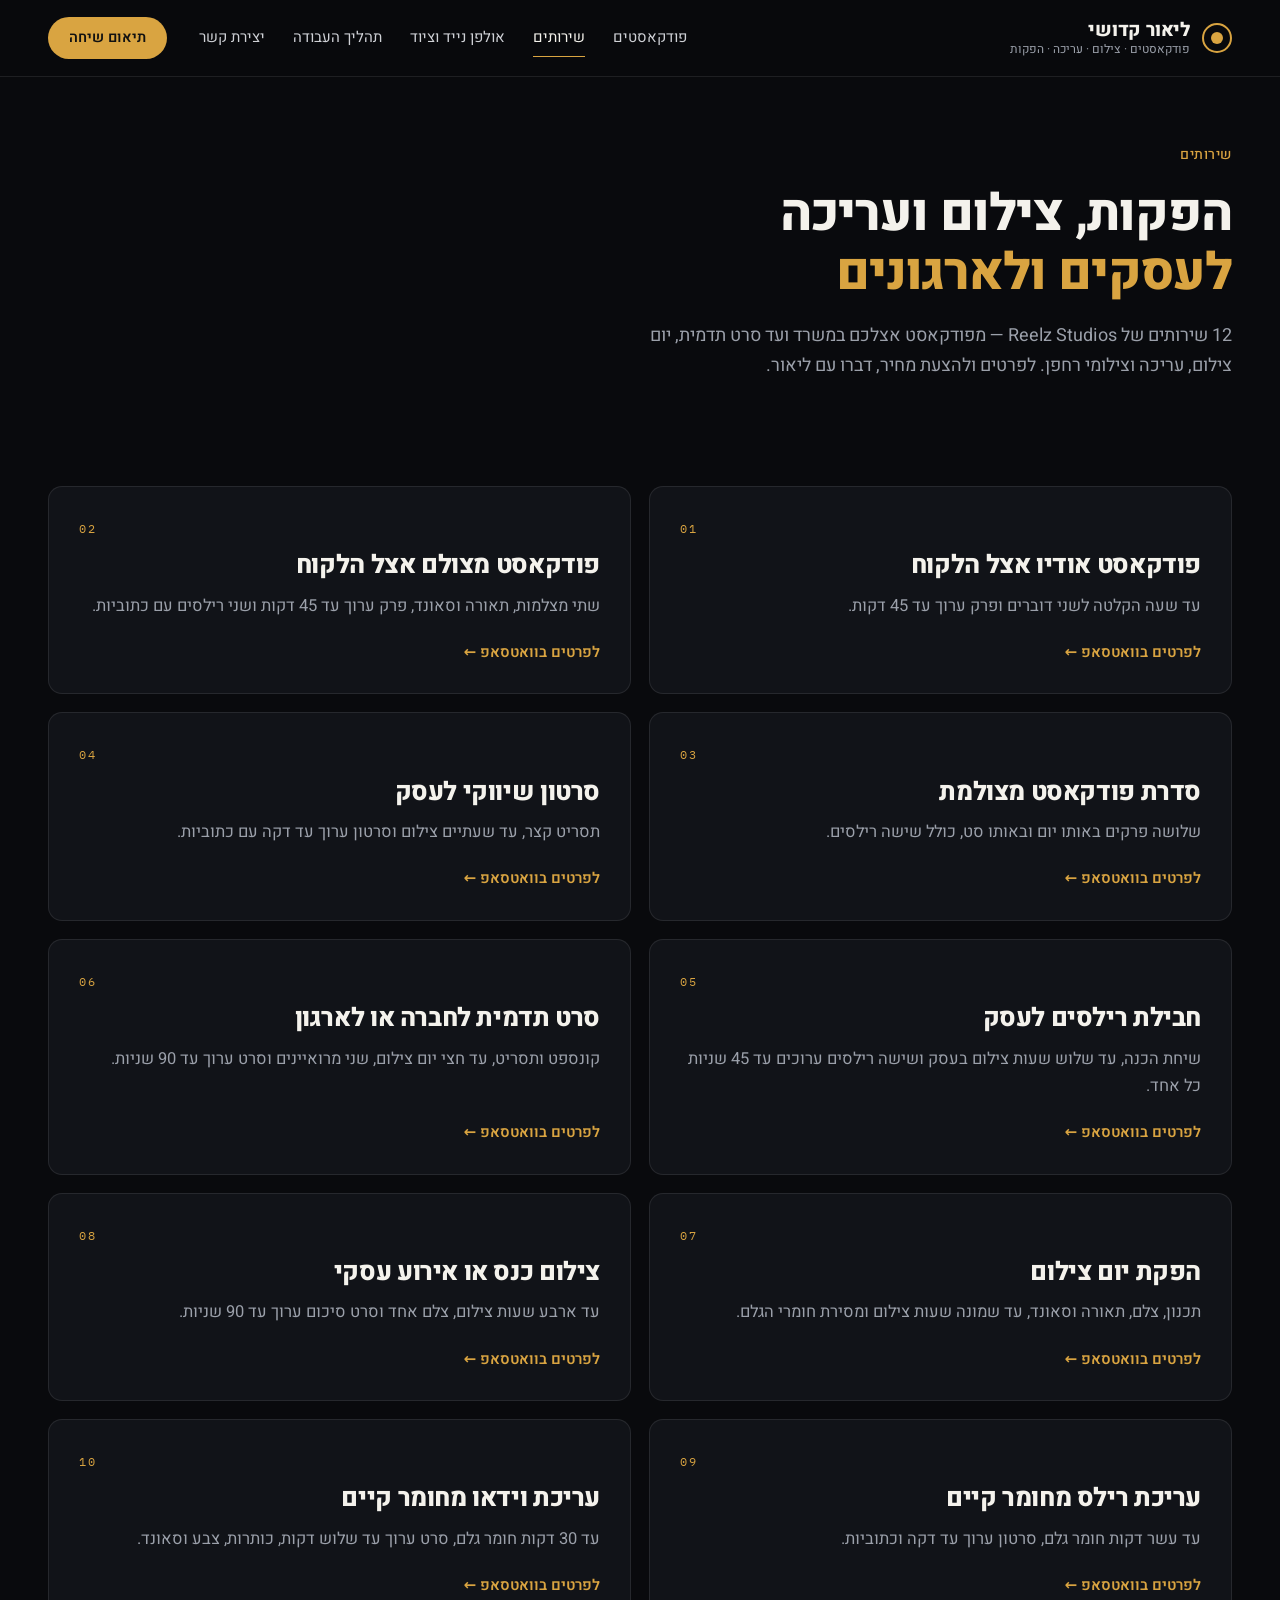
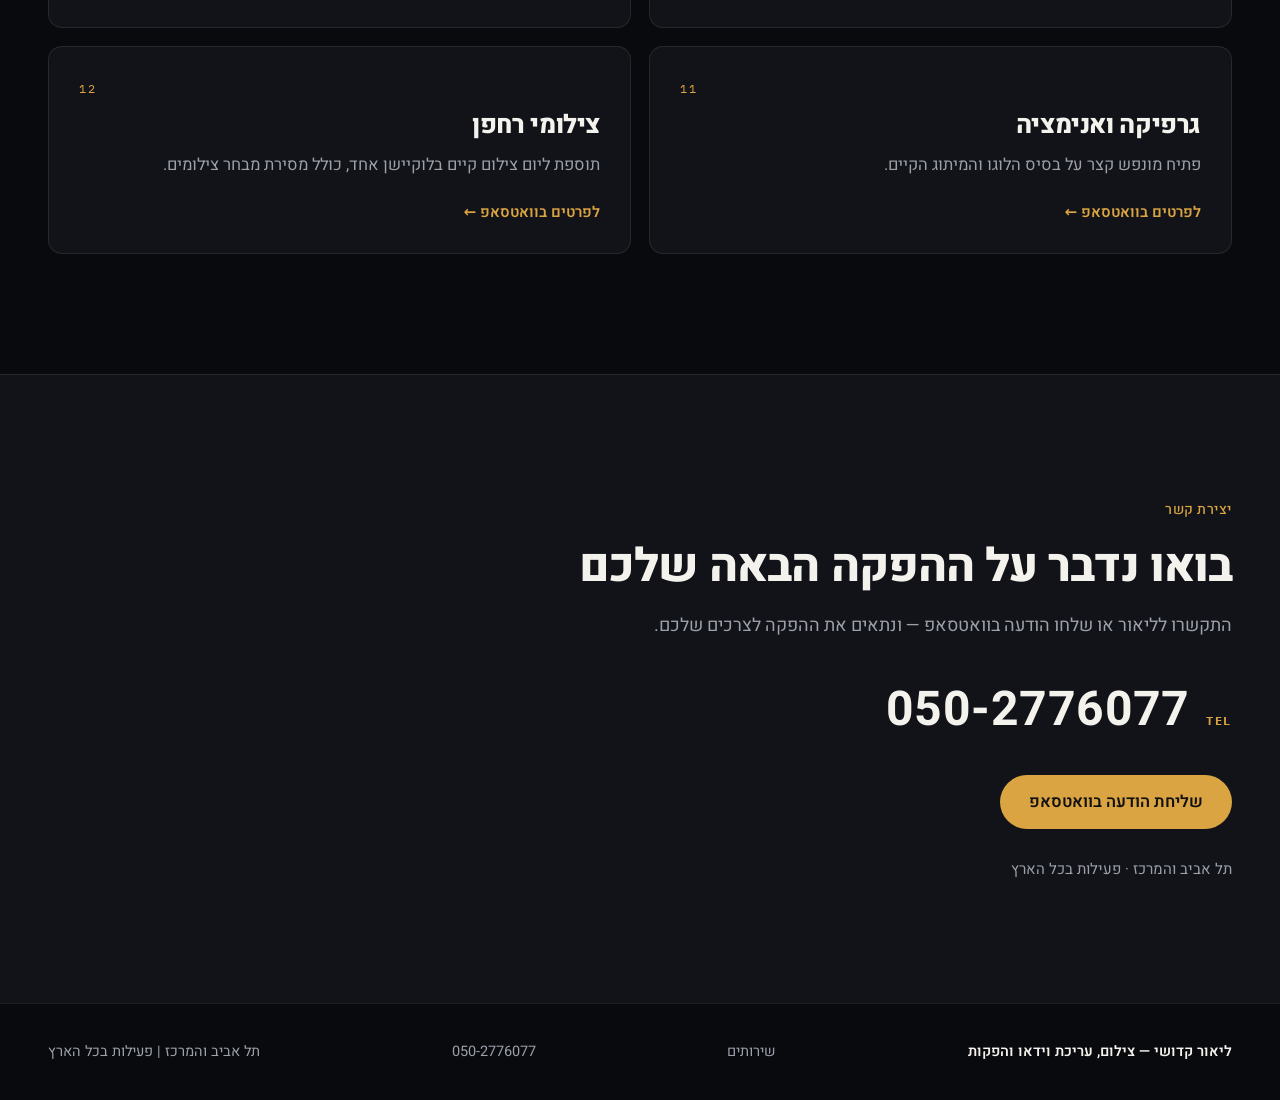
<file: services.html>
<!doctype html>
<html lang="he" dir="rtl">
<head>
<meta charset="utf-8">
<meta name="viewport" content="width=device-width, initial-scale=1">
<title>שירותים | ליאור קדושי — Reelz Studios</title>
<meta name="description" content="שירותי Reelz Studios של ליאור קדושי: פודקאסט אודיו ומצולם, סדרות פודקאסט, סרטונים שיווקיים, חבילת רילסים, סרטי תדמית, ימי צילום, צילום כנסים, עריכה, גרפיקה ואנימציה וצילומי רחפן.">
<link rel="canonical" href="https://reelzstudios.co.il/services.html">
<meta name="theme-color" content="#090A0D">
<meta property="og:type" content="website">
<meta property="og:locale" content="he_IL">
<meta property="og:site_name" content="ליאור קדושי – פודקאסטים, צילום והפקות">
<meta property="og:title" content="שירותים | ליאור קדושי — Reelz Studios">
<meta property="og:description" content="12 שירותי הפקה, צילום ועריכה לעסקים ולארגונים — פודקאסטים, סרטונים, ימי צילום, כנסים, עריכה וצילומי רחפן.">
<meta property="og:url" content="https://reelzstudios.co.il/services.html">
<meta property="og:image" content="https://reelzstudios.co.il/assets/og-image.jpg">
<meta property="og:image:width" content="1200">
<meta property="og:image:height" content="630">
<meta name="twitter:card" content="summary_large_image">
<meta name="twitter:image" content="https://reelzstudios.co.il/assets/og-image.jpg">
<link rel="preconnect" href="https://fonts.googleapis.com">
<link rel="preconnect" href="https://fonts.gstatic.com" crossorigin>
<link href="https://fonts.googleapis.com/css2?family=Heebo:wght@300;400;500;600;700;800&family=IBM+Plex+Mono:wght@400;500&display=swap" rel="stylesheet">
<link rel="stylesheet" href="styles.css">
<link rel="alternate" type="text/plain" href="https://reelzstudios.co.il/llms.txt" title="llms.txt">
<link rel="icon" href="data:image/svg+xml,%3Csvg xmlns='http://www.w3.org/2000/svg' viewBox='0 0 64 64'%3E%3Crect width='64' height='64' rx='12' fill='%23090A0D'/%3E%3Ccircle cx='32' cy='32' r='13' fill='none' stroke='%23D9A441' stroke-width='5'/%3E%3Ccircle cx='32' cy='32' r='4' fill='%23D9A441'/%3E%3C/svg%3E">
</head>
<body class="page-inner">
<a class="skip" href="#main">דילוג לתוכן</a>

<header class="nav" id="top">
  <div class="nav__inner wrap">
    <a href="index.html" class="brand" aria-label="ליאור קדושי – לדף הבית">
      <span class="brand__mark" aria-hidden="true"></span>
      <span class="brand__text"><strong>ליאור קדושי</strong><small>פודקאסטים · צילום · עריכה · הפקות</small></span>
    </a>
    <nav class="nav__links" aria-label="ניווט ראשי">
      <a href="index.html#podcast">פודקאסטים</a>
      <a href="services.html" aria-current="page">שירותים</a>
      <a href="index.html#studio">אולפן נייד וציוד</a>
      <a href="index.html#process">תהליך העבודה</a>
      <a href="#contact">יצירת קשר</a>
    </nav>
    <a href="#contact" class="btn btn--gold nav__cta">תיאום שיחה</a>
    <button class="burger" type="button" aria-label="פתיחת תפריט" aria-expanded="false" aria-controls="drawer"><span></span><span></span></button>
  </div>
</header>

<div class="drawer" id="drawer" aria-hidden="true">
  <nav aria-label="ניווט נייד">
    <a href="index.html#podcast"><span class="mono">01</span>פודקאסטים</a>
    <a href="services.html" aria-current="page"><span class="mono">02</span>שירותים</a>
    <a href="index.html#studio"><span class="mono">03</span>אולפן נייד וציוד</a>
    <a href="index.html#process"><span class="mono">04</span>תהליך העבודה</a>
    <a href="#contact"><span class="mono">05</span>יצירת קשר</a>
  </nav>
  <div class="drawer__foot">
    <a href="https://wa.me/972502776077" class="btn btn--gold" target="_blank" rel="noopener">שליחת הודעה בוואטסאפ</a>
    <a href="tel:+972502776077" class="btn btn--ghost">050-2776077</a>
  </div>
</div>

<main id="main">
  <section class="page-hero">
    <div class="wrap">
      <header class="head">
        <p class="kicker mono">שירותים</p>
        <h1>הפקות, צילום ועריכה <span class="gold">לעסקים ולארגונים</span></h1>
        <p class="sub">12 שירותים של Reelz Studios — מפודקאסט אצלכם במשרד ועד סרט תדמית, יום צילום, עריכה וצילומי רחפן. לפרטים ולהצעת מחיר, דברו עם ליאור.</p>
      </header>
    </div>
  </section>

  <section class="section" style="padding-top:0;border-top:0" aria-label="רשימת השירותים">
    <div class="wrap">
      <div class="catalog">
      <article class="catalog__item" id="s-1">
        <span class="mono">01</span>
        <h2>פודקאסט אודיו אצל הלקוח</h2>
        <p>עד שעה הקלטה לשני דוברים ופרק ערוך עד 45 דקות.</p>
        <a class="catalog__cta" href="https://wa.me/972502776077?text=%D7%94%D7%99%D7%99%20%D7%9C%D7%99%D7%90%D7%95%D7%A8%2C%20%D7%90%D7%A9%D7%9E%D7%97%20%D7%9C%D7%A4%D7%A8%D7%98%D7%99%D7%9D%20%D7%A2%D7%9C%20%D7%A4%D7%95%D7%93%D7%A7%D7%90%D7%A1%D7%98%20%D7%90%D7%95%D7%93%D7%99%D7%95%20%D7%90%D7%A6%D7%9C%20%D7%94%D7%9C%D7%A7%D7%95%D7%97" target="_blank" rel="noopener">לפרטים בוואטסאפ <span aria-hidden="true">←</span></a>
      </article>
      <article class="catalog__item" id="s-2">
        <span class="mono">02</span>
        <h2>פודקאסט מצולם אצל הלקוח</h2>
        <p>שתי מצלמות, תאורה וסאונד, פרק ערוך עד 45 דקות ושני רילסים עם כתוביות.</p>
        <a class="catalog__cta" href="https://wa.me/972502776077?text=%D7%94%D7%99%D7%99%20%D7%9C%D7%99%D7%90%D7%95%D7%A8%2C%20%D7%90%D7%A9%D7%9E%D7%97%20%D7%9C%D7%A4%D7%A8%D7%98%D7%99%D7%9D%20%D7%A2%D7%9C%20%D7%A4%D7%95%D7%93%D7%A7%D7%90%D7%A1%D7%98%20%D7%9E%D7%A6%D7%95%D7%9C%D7%9D%20%D7%90%D7%A6%D7%9C%20%D7%94%D7%9C%D7%A7%D7%95%D7%97" target="_blank" rel="noopener">לפרטים בוואטסאפ <span aria-hidden="true">←</span></a>
      </article>
      <article class="catalog__item" id="s-3">
        <span class="mono">03</span>
        <h2>סדרת פודקאסט מצולמת</h2>
        <p>שלושה פרקים באותו יום ובאותו סט, כולל שישה רילסים.</p>
        <a class="catalog__cta" href="https://wa.me/972502776077?text=%D7%94%D7%99%D7%99%20%D7%9C%D7%99%D7%90%D7%95%D7%A8%2C%20%D7%90%D7%A9%D7%9E%D7%97%20%D7%9C%D7%A4%D7%A8%D7%98%D7%99%D7%9D%20%D7%A2%D7%9C%20%D7%A1%D7%93%D7%A8%D7%AA%20%D7%A4%D7%95%D7%93%D7%A7%D7%90%D7%A1%D7%98%20%D7%9E%D7%A6%D7%95%D7%9C%D7%9E%D7%AA" target="_blank" rel="noopener">לפרטים בוואטסאפ <span aria-hidden="true">←</span></a>
      </article>
      <article class="catalog__item" id="s-4">
        <span class="mono">04</span>
        <h2>סרטון שיווקי לעסק</h2>
        <p>תסריט קצר, עד שעתיים צילום וסרטון ערוך עד דקה עם כתוביות.</p>
        <a class="catalog__cta" href="https://wa.me/972502776077?text=%D7%94%D7%99%D7%99%20%D7%9C%D7%99%D7%90%D7%95%D7%A8%2C%20%D7%90%D7%A9%D7%9E%D7%97%20%D7%9C%D7%A4%D7%A8%D7%98%D7%99%D7%9D%20%D7%A2%D7%9C%20%D7%A1%D7%A8%D7%98%D7%95%D7%9F%20%D7%A9%D7%99%D7%95%D7%95%D7%A7%D7%99%20%D7%9C%D7%A2%D7%A1%D7%A7" target="_blank" rel="noopener">לפרטים בוואטסאפ <span aria-hidden="true">←</span></a>
      </article>
      <article class="catalog__item" id="s-5">
        <span class="mono">05</span>
        <h2>חבילת רילסים לעסק</h2>
        <p>שיחת הכנה, עד שלוש שעות צילום בעסק ושישה רילסים ערוכים עד 45 שניות כל אחד.</p>
        <a class="catalog__cta" href="https://wa.me/972502776077?text=%D7%94%D7%99%D7%99%20%D7%9C%D7%99%D7%90%D7%95%D7%A8%2C%20%D7%90%D7%A9%D7%9E%D7%97%20%D7%9C%D7%A4%D7%A8%D7%98%D7%99%D7%9D%20%D7%A2%D7%9C%20%D7%97%D7%91%D7%99%D7%9C%D7%AA%20%D7%A8%D7%99%D7%9C%D7%A1%D7%99%D7%9D%20%D7%9C%D7%A2%D7%A1%D7%A7" target="_blank" rel="noopener">לפרטים בוואטסאפ <span aria-hidden="true">←</span></a>
      </article>
      <article class="catalog__item" id="s-6">
        <span class="mono">06</span>
        <h2>סרט תדמית לחברה או לארגון</h2>
        <p>קונספט ותסריט, עד חצי יום צילום, שני מרואיינים וסרט ערוך עד 90 שניות.</p>
        <a class="catalog__cta" href="https://wa.me/972502776077?text=%D7%94%D7%99%D7%99%20%D7%9C%D7%99%D7%90%D7%95%D7%A8%2C%20%D7%90%D7%A9%D7%9E%D7%97%20%D7%9C%D7%A4%D7%A8%D7%98%D7%99%D7%9D%20%D7%A2%D7%9C%20%D7%A1%D7%A8%D7%98%20%D7%AA%D7%93%D7%9E%D7%99%D7%AA%20%D7%9C%D7%97%D7%91%D7%A8%D7%94%20%D7%90%D7%95%20%D7%9C%D7%90%D7%A8%D7%92%D7%95%D7%9F" target="_blank" rel="noopener">לפרטים בוואטסאפ <span aria-hidden="true">←</span></a>
      </article>
      <article class="catalog__item" id="s-7">
        <span class="mono">07</span>
        <h2>הפקת יום צילום</h2>
        <p>תכנון, צלם, תאורה וסאונד, עד שמונה שעות צילום ומסירת חומרי הגלם.</p>
        <a class="catalog__cta" href="https://wa.me/972502776077?text=%D7%94%D7%99%D7%99%20%D7%9C%D7%99%D7%90%D7%95%D7%A8%2C%20%D7%90%D7%A9%D7%9E%D7%97%20%D7%9C%D7%A4%D7%A8%D7%98%D7%99%D7%9D%20%D7%A2%D7%9C%20%D7%94%D7%A4%D7%A7%D7%AA%20%D7%99%D7%95%D7%9D%20%D7%A6%D7%99%D7%9C%D7%95%D7%9D" target="_blank" rel="noopener">לפרטים בוואטסאפ <span aria-hidden="true">←</span></a>
      </article>
      <article class="catalog__item" id="s-8">
        <span class="mono">08</span>
        <h2>צילום כנס או אירוע עסקי</h2>
        <p>עד ארבע שעות צילום, צלם אחד וסרט סיכום ערוך עד 90 שניות.</p>
        <a class="catalog__cta" href="https://wa.me/972502776077?text=%D7%94%D7%99%D7%99%20%D7%9C%D7%99%D7%90%D7%95%D7%A8%2C%20%D7%90%D7%A9%D7%9E%D7%97%20%D7%9C%D7%A4%D7%A8%D7%98%D7%99%D7%9D%20%D7%A2%D7%9C%20%D7%A6%D7%99%D7%9C%D7%95%D7%9D%20%D7%9B%D7%A0%D7%A1%20%D7%90%D7%95%20%D7%90%D7%99%D7%A8%D7%95%D7%A2%20%D7%A2%D7%A1%D7%A7%D7%99" target="_blank" rel="noopener">לפרטים בוואטסאפ <span aria-hidden="true">←</span></a>
      </article>
      <article class="catalog__item" id="s-9">
        <span class="mono">09</span>
        <h2>עריכת רילס מחומר קיים</h2>
        <p>עד עשר דקות חומר גלם, סרטון ערוך עד דקה וכתוביות.</p>
        <a class="catalog__cta" href="https://wa.me/972502776077?text=%D7%94%D7%99%D7%99%20%D7%9C%D7%99%D7%90%D7%95%D7%A8%2C%20%D7%90%D7%A9%D7%9E%D7%97%20%D7%9C%D7%A4%D7%A8%D7%98%D7%99%D7%9D%20%D7%A2%D7%9C%20%D7%A2%D7%A8%D7%99%D7%9B%D7%AA%20%D7%A8%D7%99%D7%9C%D7%A1%20%D7%9E%D7%97%D7%95%D7%9E%D7%A8%20%D7%A7%D7%99%D7%99%D7%9D" target="_blank" rel="noopener">לפרטים בוואטסאפ <span aria-hidden="true">←</span></a>
      </article>
      <article class="catalog__item" id="s-10">
        <span class="mono">10</span>
        <h2>עריכת וידאו מחומר קיים</h2>
        <p>עד 30 דקות חומר גלם, סרט ערוך עד שלוש דקות, כותרות, צבע וסאונד.</p>
        <a class="catalog__cta" href="https://wa.me/972502776077?text=%D7%94%D7%99%D7%99%20%D7%9C%D7%99%D7%90%D7%95%D7%A8%2C%20%D7%90%D7%A9%D7%9E%D7%97%20%D7%9C%D7%A4%D7%A8%D7%98%D7%99%D7%9D%20%D7%A2%D7%9C%20%D7%A2%D7%A8%D7%99%D7%9B%D7%AA%20%D7%95%D7%99%D7%93%D7%90%D7%95%20%D7%9E%D7%97%D7%95%D7%9E%D7%A8%20%D7%A7%D7%99%D7%99%D7%9D" target="_blank" rel="noopener">לפרטים בוואטסאפ <span aria-hidden="true">←</span></a>
      </article>
      <article class="catalog__item" id="s-11">
        <span class="mono">11</span>
        <h2>גרפיקה ואנימציה</h2>
        <p>פתיח מונפש קצר על בסיס הלוגו והמיתוג הקיים.</p>
        <a class="catalog__cta" href="https://wa.me/972502776077?text=%D7%94%D7%99%D7%99%20%D7%9C%D7%99%D7%90%D7%95%D7%A8%2C%20%D7%90%D7%A9%D7%9E%D7%97%20%D7%9C%D7%A4%D7%A8%D7%98%D7%99%D7%9D%20%D7%A2%D7%9C%20%D7%92%D7%A8%D7%A4%D7%99%D7%A7%D7%94%20%D7%95%D7%90%D7%A0%D7%99%D7%9E%D7%A6%D7%99%D7%94" target="_blank" rel="noopener">לפרטים בוואטסאפ <span aria-hidden="true">←</span></a>
      </article>
      <article class="catalog__item" id="s-12">
        <span class="mono">12</span>
        <h2>צילומי רחפן</h2>
        <p>תוספת ליום צילום קיים בלוקיישן אחד, כולל מסירת מבחר צילומים.</p>
        <a class="catalog__cta" href="https://wa.me/972502776077?text=%D7%94%D7%99%D7%99%20%D7%9C%D7%99%D7%90%D7%95%D7%A8%2C%20%D7%90%D7%A9%D7%9E%D7%97%20%D7%9C%D7%A4%D7%A8%D7%98%D7%99%D7%9D%20%D7%A2%D7%9C%20%D7%A6%D7%99%D7%9C%D7%95%D7%9E%D7%99%20%D7%A8%D7%97%D7%A4%D7%9F" target="_blank" rel="noopener">לפרטים בוואטסאפ <span aria-hidden="true">←</span></a>
      </article>
      </div>
    </div>
  </section>

  <section class="section contact contact--simple" id="contact">
    <div class="wrap">
      <p class="kicker mono">יצירת קשר</p>
      <h2>בואו נדבר על ההפקה הבאה שלכם</h2>
      <p class="sub">התקשרו לליאור או שלחו הודעה בוואטסאפ — ונתאים את ההפקה לצרכים שלכם.</p>
      <a class="phone" href="tel:+972502776077"><span class="mono">TEL</span><bdi>050-2776077</bdi></a>
      <a href="https://wa.me/972502776077" class="btn btn--gold btn--lg" target="_blank" rel="noopener">שליחת הודעה בוואטסאפ</a>
      <p class="area mono">תל אביב והמרכז · פעילות בכל הארץ</p>
    </div>
  </section>
</main>

<footer class="footer">
  <div class="wrap footer__inner">
    <strong>ליאור קדושי — צילום, עריכת וידאו והפקות</strong>
    <a href="services.html">שירותים</a>
    <a href="tel:+972502776077"><bdi>050-2776077</bdi></a>
    <span>תל אביב והמרכז | פעילות בכל הארץ</span>
  </div>
</footer>

<a class="wa-float" href="https://wa.me/972502776077" target="_blank" rel="noopener" aria-label="וואטסאפ"><svg viewBox="0 0 24 24" aria-hidden="true"><path d="M12 2a10 10 0 0 0-8.6 15.1L2 22l5-1.3A10 10 0 1 0 12 2Zm4.5 12.1c-.2-.1-1.5-.7-1.7-.8-.2-.1-.4-.1-.6.1l-.8 1c-.1.2-.3.2-.5.1a6.7 6.7 0 0 1-3.3-2.9c-.2-.4.3-.4.8-1.3.1-.2 0-.3 0-.4l-.8-1.9c-.2-.5-.4-.4-.6-.4h-.5a1 1 0 0 0-.7.3 3 3 0 0 0-.9 2.2 5.2 5.2 0 0 0 1.1 2.8 11.9 11.9 0 0 0 4.6 4c1.7.7 2.4.8 3.2.7a2.8 2.8 0 0 0 1.8-1.3 2.3 2.3 0 0 0 .2-1.3c-.1-.1-.2-.2-.5-.3Z"/></svg></a>

<script src="script.js" defer></script>
</body>
</html>
</file>
<file: styles.css>
:root{
  --bg:#090A0D; --bg2:#111318; --bg3:#16181F;
  --ink:#F4F2EC; --mute:#9BA0AA; --gold:#D9A441; --gold2:#E8BC66;
  --line:rgba(255,255,255,.09); --line2:rgba(255,255,255,.16);
  --r:14px; --w:1240px;
  --mono:"IBM Plex Mono",ui-monospace,monospace;
}
*,*::before,*::after{box-sizing:border-box}
html{scroll-behavior:smooth;scroll-padding-top:84px;-webkit-text-size-adjust:100%}
body{margin:0;background:var(--bg);color:var(--ink);font-family:"Heebo",system-ui,sans-serif;font-size:17px;line-height:1.7;font-weight:400;overflow-x:hidden;-webkit-font-smoothing:antialiased}
img{display:block;max-width:100%;height:auto}
a{color:inherit;text-decoration:none}
h1,h2,h3{margin:0;font-weight:700;line-height:1.15;letter-spacing:-.01em}
p{margin:0}
.wrap{width:100%;max-width:var(--w);margin-inline:auto;padding-inline:28px}
.mono{font-family:var(--mono);font-size:12px;letter-spacing:.14em;text-transform:uppercase;direction:ltr;unicode-bidi:isolate}
.gold{color:var(--gold)}
.skip{position:absolute;top:-60px;right:16px;background:var(--gold);color:#000;padding:8px 14px;border-radius:8px;z-index:100}
.skip:focus{top:12px}
:focus-visible{outline:2px solid var(--gold);outline-offset:3px}

/* buttons */
.btn{display:inline-flex;align-items:center;justify-content:center;gap:10px;height:46px;padding:0 22px;border-radius:999px;font-weight:600;font-size:15.5px;border:1px solid transparent;transition:background .2s,border-color .2s,color .2s,transform .2s;cursor:pointer;font-family:inherit;white-space:nowrap}
.btn svg{width:19px;height:19px;fill:currentColor}
.btn--gold{background:var(--gold);color:#111;}
.btn--gold:hover{background:var(--gold2)}
.btn--ghost{border-color:var(--line2);color:var(--ink);background:rgba(255,255,255,.02)}
.btn--ghost:hover{border-color:var(--gold);color:var(--gold)}
.btn--lg{height:54px;padding:0 28px;font-size:16.5px}
.btn--block{width:100%}

/* nav */
.nav{position:fixed;inset:0 0 auto 0;z-index:50;transition:background .3s,border-color .3s;border-bottom:1px solid transparent}
.nav.is-solid{background:rgba(9,10,13,.86);backdrop-filter:blur(14px);-webkit-backdrop-filter:blur(14px);border-color:var(--line)}
.nav__inner{display:flex;align-items:center;gap:32px;height:76px}
.brand{display:flex;align-items:center;gap:12px;margin-inline-end:auto}
.brand__mark{width:30px;height:30px;border-radius:50%;border:2.5px solid var(--gold);position:relative;flex:none}
.brand__mark::after{content:"";position:absolute;inset:7px;border-radius:50%;background:var(--gold)}
.brand__text{display:flex;flex-direction:column;line-height:1.2}
.brand__text strong{font-size:19px;font-weight:800;letter-spacing:-.01em}
.brand__text small{font-size:12px;color:var(--mute);font-weight:400}
.nav__links{display:flex;gap:28px;font-size:15px;color:#cfd1d6}
.nav__links a{position:relative;padding:6px 0}
.nav__links a:hover{color:var(--ink)}
.nav__links a::after{content:"";position:absolute;bottom:0;right:0;width:0;height:1px;background:var(--gold);transition:width .25s}
.nav__links a:hover::after{width:100%}
.nav__cta{height:42px;padding:0 20px;font-size:14.5px}
.burger{display:none;width:44px;height:44px;border:1px solid var(--line2);background:transparent;border-radius:12px;cursor:pointer;position:relative;padding:0}
.burger span{position:absolute;right:12px;left:12px;height:1.5px;background:var(--ink);transition:transform .3s,top .3s}
.burger span:first-child{top:17px}.burger span:last-child{top:25px}
.burger[aria-expanded="true"] span:first-child{top:21px;transform:rotate(45deg)}
.burger[aria-expanded="true"] span:last-child{top:21px;transform:rotate(-45deg)}

.drawer{position:fixed;inset:0;z-index:45;background:rgba(9,10,13,.97);backdrop-filter:blur(10px);padding:100px 28px 32px;display:flex;flex-direction:column;justify-content:space-between;opacity:0;visibility:hidden;transform:translateY(-8px);transition:opacity .3s,transform .3s,visibility .3s}
.drawer.is-open{opacity:1;visibility:visible;transform:none}
.drawer nav{display:flex;flex-direction:column}
.drawer nav a{display:flex;align-items:baseline;gap:16px;font-size:26px;font-weight:600;padding:16px 0;border-bottom:1px solid var(--line)}
.drawer nav a .mono{color:var(--gold);font-size:12px}
.drawer__foot{display:grid;gap:12px}
.drawer__foot .btn{height:54px}

/* hero */
.hero{position:relative;min-height:100vh;min-height:100svh;display:flex;flex-direction:column;justify-content:flex-end;overflow:hidden;isolation:isolate}
.hero__media{position:absolute;inset:0;z-index:-2}
.hero__media img{width:100%;height:100%;object-fit:cover;object-position:70% 50%;transform:scaleX(-1)}
.hero__shade{position:absolute;inset:0;z-index:-1;background:
  linear-gradient(270deg,rgba(9,10,13,.92) 0%,rgba(9,10,13,.72) 38%,rgba(9,10,13,.15) 72%,rgba(9,10,13,.35) 100%),
  linear-gradient(0deg,var(--bg) 0%,rgba(9,10,13,0) 40%),
  linear-gradient(180deg,rgba(9,10,13,.6) 0%,rgba(9,10,13,0) 22%)}
.hero__content{padding-top:150px;padding-bottom:80px}
.hero__content>*{max-width:620px}
.eyebrow{display:flex;align-items:center;gap:10px;color:var(--mute);margin-bottom:26px}
.rec{width:9px;height:9px;border-radius:50%;background:#E5484D;box-shadow:0 0 0 4px rgba(229,72,77,.18);animation:blink 1.6s infinite}
@keyframes blink{50%{opacity:.25}}
.hero h1{font-size:clamp(38px,4.8vw,68px);font-weight:800;max-width:13ch;letter-spacing:-.02em;line-height:1.08}
.lead{margin-top:26px;max-width:58ch;font-size:clamp(17px,1.35vw,19.5px);color:#d4d5d9;font-weight:300;line-height:1.75}
.hero__ctas{display:flex;flex-wrap:wrap;gap:14px;margin-top:38px}
.strip{border-top:1px solid var(--line);background:rgba(9,10,13,.55);backdrop-filter:blur(8px)}
.strip__inner{display:flex;flex-wrap:wrap;align-items:center;gap:14px 22px;padding-block:20px;font-size:14.5px;color:#cfd1d6}
.strip i{width:4px;height:4px;border-radius:50%;background:var(--gold);opacity:.8}

/* sections */
.section{padding-block:120px;border-top:1px solid var(--line)}
.head{max-width:760px;margin-bottom:56px}
.kicker{color:var(--gold);margin-bottom:18px;display:inline-block;font-family:"Heebo",sans-serif;direction:rtl;letter-spacing:.04em;font-size:14px;font-weight:500;text-transform:none}
h2{font-size:clamp(30px,3.6vw,50px);font-weight:800;letter-spacing:-.02em}
.sub{margin-top:18px;color:var(--mute);font-size:18px;max-width:60ch}

/* split */
.split{display:grid;grid-template-columns:1.1fr 1fr;gap:72px;align-items:center}
.split__text p{color:#c9cbd0;margin-top:22px;font-size:17.5px}
.ticks{list-style:none;padding:0;margin:28px 0 36px;display:grid;gap:0;border-top:1px solid var(--line)}
.ticks li{padding:14px 26px 14px 0;border-bottom:1px solid var(--line);position:relative;font-size:16px}
.ticks li::before{content:"";position:absolute;right:2px;top:50%;width:10px;height:1.5px;background:var(--gold)}
.frame{margin:0;position:relative;border-radius:var(--r);overflow:hidden;border:1px solid var(--line);background:var(--bg2)}
.frame img{width:100%;aspect-ratio:16/10;object-fit:cover}
.frame::before,.frame::after{content:"";position:absolute;width:22px;height:22px;border:1.5px solid rgba(244,242,236,.7);z-index:2;pointer-events:none}
.frame::before{top:14px;right:14px;border-left:0;border-bottom:0}
.frame::after{bottom:14px;left:14px;border-right:0;border-top:0}
.frame figcaption{position:absolute;inset:auto 0 0 0;display:flex;justify-content:space-between;gap:12px;padding:44px 22px 18px;background:linear-gradient(0deg,rgba(9,10,13,.85),transparent);color:#d8d9dd;font-size:11px}

/* services grid */
.grid{display:grid;grid-template-columns:repeat(3,1fr);gap:1px;background:var(--line);border:1px solid var(--line);border-radius:var(--r);overflow:hidden}
.card{background:var(--bg);padding:38px 34px 34px;display:flex;flex-direction:column;gap:14px;min-height:290px;transition:background .3s}
.card:hover{background:var(--bg2)}
.card__idx{color:var(--gold)}
.card h3{font-size:23px;margin-top:22px}
.card p{color:var(--mute);font-size:16px}
.card__tag{margin-top:auto;padding-top:18px;color:#6f7480;font-size:11px}
.card--feature{background:linear-gradient(160deg,#17140d 0%,var(--bg) 70%)}
.card--feature h3{color:var(--gold)}

/* services — scroll spotlight */
.svc{--stage:#0C0D11;position:relative;display:grid;gap:28px}
.svc__block{--a:1;position:relative;display:grid;grid-template-columns:1fr 1.05fr;align-items:center;gap:56px;padding:44px 52px;border-radius:24px;
  background:linear-gradient(180deg,#101116 0%,var(--stage) 100%);
  border:1px solid rgba(217,164,65,calc(.08 + .42*var(--a)));
  box-shadow:0 0 0 1px rgba(217,164,65,calc(.12*var(--a))) inset,0 calc(40px*var(--a)) calc(90px*var(--a)) -30px rgba(0,0,0,calc(.85*var(--a))),0 0 calc(60px*var(--a)) -18px rgba(217,164,65,calc(.28*var(--a)));
  opacity:calc(.4 + .6*var(--a));transform:scale(calc(.965 + .035*var(--a)));transform-origin:50% 50%;will-change:opacity,transform;scroll-margin-top:110px}
.svc__block:nth-child(odd) .svc__stage{order:-1}
.svc__text{position:relative;z-index:2}
.svc__idx{display:inline-grid;place-items:center;min-width:46px;height:30px;padding:0 10px;border-radius:999px;font-size:12.5px;
  color:rgba(217,164,65,calc(.55 + .45*var(--a)));border:1px solid rgba(217,164,65,calc(.25 + .5*var(--a)));
  background:rgba(217,164,65,calc(.14*var(--a)));box-shadow:0 0 calc(22px*var(--a)) rgba(217,164,65,calc(.45*var(--a)))}
.svc__block.is-active .svc__idx{color:#111;background:var(--gold);border-color:var(--gold)}
.svc__text h3{font-size:clamp(26px,2.5vw,36px);font-weight:800;letter-spacing:-.02em;margin:22px 0 14px}
.svc__block.is-active h3{color:#fff}
.svc__text p{color:#b9bcc4;font-size:17px;max-width:46ch;line-height:1.75}
.svc__foot{display:flex;flex-wrap:wrap;align-items:center;gap:14px 26px;margin-top:28px;padding-top:20px;border-top:1px solid var(--line)}
.svc__tag{color:#7d828d;font-size:11px}
.svc__link{font-size:15px;font-weight:600;color:var(--gold);display:inline-flex;gap:8px;align-items:center;transition:gap .25s,color .2s}
.svc__link:hover{color:var(--gold2);gap:12px}
.svc__stage{position:relative;aspect-ratio:1/1;max-height:440px;width:100%;justify-self:center;border-radius:20px;background:transparent;overflow:visible}
.svc__light{position:absolute;inset:-10%;z-index:0;background:radial-gradient(closest-side,rgba(217,164,65,calc(.2*var(--a))),rgba(217,164,65,calc(.05*var(--a))) 55%,transparent 75%);pointer-events:none}
.svc__obj{position:absolute;inset:4%;width:92%;height:92%;object-fit:contain;z-index:1;mix-blend-mode:lighten;
  -webkit-mask-image:radial-gradient(closest-side,#000 80%,transparent 100%);mask-image:radial-gradient(closest-side,#000 80%,transparent 100%);
  transform:translate3d(0,var(--py,0px),0) scale(calc(.94 + .06*var(--a)));will-change:transform}
.svc__chip{position:absolute;z-index:3;padding:9px 16px;border-radius:999px;font-size:13.5px;font-weight:500;white-space:nowrap;color:#f4f2ec;
  background:rgba(28,29,34,.55);border:1px solid rgba(255,255,255,.14);backdrop-filter:blur(14px) saturate(140%);-webkit-backdrop-filter:blur(14px) saturate(140%);
  box-shadow:0 10px 30px -8px rgba(0,0,0,.7),inset 0 1px 0 rgba(255,255,255,.08);
  opacity:calc(.3 + .7*var(--a));will-change:transform}
.svc__chip::before{content:"";display:inline-block;width:6px;height:6px;border-radius:50%;background:var(--gold);margin-inline-end:8px;vertical-align:middle;box-shadow:0 0 8px var(--gold)}
.svc__chip--a{top:9%;right:6%;transform:translate3d(0,var(--ta,0px),0)}
.svc__chip--b{bottom:9%;left:6%;transform:translate3d(0,var(--tb,0px),0)}
.svc__rail{display:none}
@media (min-width:1024px){
  .svc__rail{display:flex;flex-direction:column;gap:12px;position:fixed;left:26px;top:50%;transform:translateY(-50%);z-index:30;opacity:0;visibility:hidden;transition:opacity .4s,visibility .4s}
  .svc.rail-on .svc__rail{opacity:1;visibility:visible}
  .svc__rail a{display:grid;place-items:center;width:22px;height:22px}
  .svc__rail span{display:block;width:3px;height:14px;border-radius:3px;background:rgba(255,255,255,.22);transition:height .35s,background .35s,box-shadow .35s}
  .svc__rail a:hover span{background:rgba(217,164,65,.6)}
  .svc__rail a.is-on span{height:34px;background:var(--gold);box-shadow:0 0 12px rgba(217,164,65,.7)}
}
@media (max-width:1180px) and (min-width:900px){.svc__block{padding:38px 36px;gap:36px}}
@media (max-width:899px){
  .svc{gap:20px}
  .svc__block{grid-template-columns:1fr;gap:22px;padding:18px 18px 26px;border-radius:20px}
  .svc__block .svc__stage,.svc__block:nth-child(odd) .svc__stage{order:-1;max-height:none;aspect-ratio:4/3}
  .svc__obj{inset:6% 14%;width:72%;height:88%}
  .svc__text{padding-inline:6px}
  .svc__text h3{margin:16px 0 10px}
  .svc__text p{font-size:16px}
  .svc__chip{font-size:12.5px;padding:7px 13px}
  .svc__chip--a{top:6%;right:4%}
  .svc__chip--b{bottom:6%;left:4%}
}

/* studio */
.studio{background:var(--bg2)}
.studio__grid{display:grid;grid-template-columns:1fr 1fr;gap:24px}
.gear{display:grid;grid-template-columns:repeat(5,1fr);margin-top:56px;border-top:1px solid var(--line)}
.gear__item{padding:28px 0 0 24px;border-left:1px solid var(--line)}
.gear__item:last-child{border-left:0}
.gear__item+.gear__item{padding-right:24px}
.gear__item .mono{color:var(--gold);font-size:11px}
.gear__item h3{font-size:18px;margin:12px 0 8px}
.gear__item p{color:var(--mute);font-size:15px;line-height:1.6}

/* steps */
.steps{list-style:none;margin:0;padding:0;display:grid;grid-template-columns:repeat(4,1fr);gap:24px;counter-reset:s}
.steps li{border-top:1px solid var(--line2);padding-top:26px;position:relative}
.steps li::before{content:"";position:absolute;top:-1px;right:0;width:48px;height:1px;background:var(--gold)}
.steps__n{color:var(--gold);font-size:13px}
.steps h3{font-size:21px;margin:18px 0 10px}
.steps p{color:var(--mute);font-size:16px}

/* reel */
.reel{padding-block:90px;background:linear-gradient(180deg,var(--bg) 0%,#0d0e12 100%)}
.reel__inner{display:flex;align-items:flex-end;justify-content:space-between;gap:40px;flex-wrap:wrap}
.reel h2{font-size:clamp(26px,2.8vw,38px)}
.reel__video{flex-basis:100%;aspect-ratio:16/9;border-radius:var(--r);overflow:hidden;border:1px solid var(--line)}
.reel__video iframe{width:100%;height:100%;border:0}

/* contact */
.contact{background:var(--bg2)}
.contact__grid{display:grid;grid-template-columns:1fr 1fr;gap:80px;align-items:start}
.phone{display:flex;align-items:baseline;gap:16px;margin:40px 0 24px;font-size:clamp(34px,3.8vw,48px);font-weight:700;letter-spacing:.01em}
.phone .mono{color:var(--gold);font-size:12px}
.phone:hover bdi{color:var(--gold)}
.area{color:var(--mute);margin-top:28px;direction:rtl;font-family:"Heebo",sans-serif;letter-spacing:0;text-transform:none;font-size:15px}
.form{background:var(--bg);border:1px solid var(--line);border-radius:var(--r);padding:36px;display:grid;gap:20px}
.field{display:grid;gap:8px}
.field label{font-size:14px;color:#c9cbd0;font-weight:500}
.field input,.field select,.field textarea{width:100%;background:var(--bg3);border:1px solid var(--line2);border-radius:10px;color:var(--ink);font:inherit;font-size:16px;padding:13px 15px;transition:border-color .2s}
.field input[dir="ltr"]{text-align:right}
.field textarea{resize:vertical;min-height:110px}
.field select{appearance:none;background-image:linear-gradient(45deg,transparent 50%,var(--mute) 50%),linear-gradient(135deg,var(--mute) 50%,transparent 50%);background-position:18px 52%,24px 52%;background-size:6px 6px;background-repeat:no-repeat;padding-left:40px}
.field select option{background:var(--bg2)}
.field input:focus,.field select:focus,.field textarea:focus{outline:none;border-color:var(--gold)}
.field .invalid{border-color:#E5484D}
.form__err{color:#ff8a8d;font-size:14.5px}
.form__note{color:var(--mute);font-size:13.5px;text-align:center}

/* footer */
.footer{border-top:1px solid var(--line);padding-block:36px;color:var(--mute);font-size:14.5px}
.footer__inner{display:flex;flex-wrap:wrap;gap:12px 32px;align-items:center;justify-content:space-between}
.footer strong{color:var(--ink);font-weight:600}
.footer a:hover{color:var(--gold)}

.wa-float{position:fixed;left:22px;bottom:22px;z-index:40;width:54px;height:54px;border-radius:50%;background:var(--gold);color:#111;display:grid;place-items:center;box-shadow:0 10px 30px rgba(0,0,0,.45)}
.wa-float{opacity:0;visibility:hidden;transform:translateY(10px);transition:opacity .3s,transform .3s,visibility .3s}
.wa-float.show{opacity:1;visibility:visible;transform:none}
.wa-float svg{width:26px;height:26px;fill:currentColor}

/* reveal */
.reveal{opacity:0;transform:translateY(18px);transition:opacity .8s ease,transform .8s ease}
.reveal.in{opacity:1;transform:none}

@media (max-width:1080px){
  .nav__links{display:none}
  .burger{display:block}
  .split,.contact__grid{grid-template-columns:1fr;gap:48px}
  .grid{grid-template-columns:repeat(2,1fr)}
  .gear{grid-template-columns:repeat(2,1fr);border-top:0;gap:0}
  .gear__item,.gear__item+.gear__item{padding:22px 0;border-left:0;border-top:1px solid var(--line)}
  .gear__item:nth-child(odd){padding-left:20px}
  .steps{grid-template-columns:repeat(2,1fr);gap:40px 24px}
}
@media (max-width:640px){
  body{font-size:16px}
  .wrap{padding-inline:20px}
  .nav__inner{height:66px;gap:12px}
  .nav__cta{display:none}
  .brand__text strong{font-size:17px}
  .brand__text small{font-size:11px}
  .hero__media img{object-position:74% 40%}
  .hero__shade{background:linear-gradient(0deg,var(--bg) 4%,rgba(9,10,13,.86) 48%,rgba(9,10,13,.35) 80%,rgba(9,10,13,.55) 100%)}
  .hero__content{padding-top:120px;padding-bottom:48px}
  .hero__ctas{flex-direction:column}
  .hero__ctas .btn{width:100%}
  .strip__inner{gap:8px 14px;font-size:13px}
  .section{padding-block:80px}
  .head{margin-bottom:40px}
  .grid{grid-template-columns:1fr}
  .card{min-height:0;padding:30px 24px}
  .card h3{margin-top:10px}
  .studio__grid{grid-template-columns:1fr}
  .gear{grid-template-columns:1fr}
  .gear__item:nth-child(odd){padding-left:0}
  .steps{grid-template-columns:1fr;gap:32px}
  .frame figcaption{font-size:10px;padding:36px 16px 14px}
  .form{padding:24px 20px}
  .reel__inner .btn{width:100%}
  .footer__inner{flex-direction:column;align-items:flex-start}
  .wa-float{width:50px;height:50px;left:16px;bottom:16px}
}
@media (prefers-reduced-motion:reduce){*{animation:none!important;transition:none!important;scroll-behavior:auto!important}.reveal{opacity:1;transform:none}.svc__block{transform:none!important}.svc__obj,.svc__chip{transform:none!important}}

/* services catalog page */
body.page-inner .nav{background:rgba(9,10,13,.86);backdrop-filter:blur(14px);-webkit-backdrop-filter:blur(14px);border-color:var(--line)}
.page-hero{padding:140px 0 48px;border-top:0}
.page-hero h1{font-size:clamp(34px,4vw,58px);font-weight:800;letter-spacing:-.02em;max-width:16ch}
.catalog{display:grid;grid-template-columns:repeat(2,1fr);gap:18px}
.catalog__item{scroll-margin-top:110px;background:var(--bg2);border:1px solid var(--line);border-radius:var(--r);padding:32px 30px 28px;display:flex;flex-direction:column;gap:12px;transition:border-color .2s,background .2s}
.catalog__item:hover{border-color:rgba(217,164,65,.45);background:#14161d}
.catalog__item .mono{color:var(--gold);font-size:12px}
.catalog__item h2{font-size:clamp(22px,2vw,26px);letter-spacing:-.015em}
.catalog__item p{color:var(--mute);font-size:16.5px;line-height:1.65}
.catalog__item .catalog__cta{margin-top:auto;padding-top:8px;color:var(--gold);font-weight:600;font-size:15px}
.catalog__item .catalog__cta:hover{color:var(--gold2)}
.catalog-jump{margin-top:48px}
.contact--simple .phone{margin-top:28px}
.nav__links a[aria-current="page"]{color:var(--ink)}
.nav__links a[aria-current="page"]::after{width:100%}
@media (max-width:640px){
  .page-hero{padding:120px 0 28px}
  .catalog{grid-template-columns:1fr}
  .catalog__item{padding:26px 22px}
}
</file>
